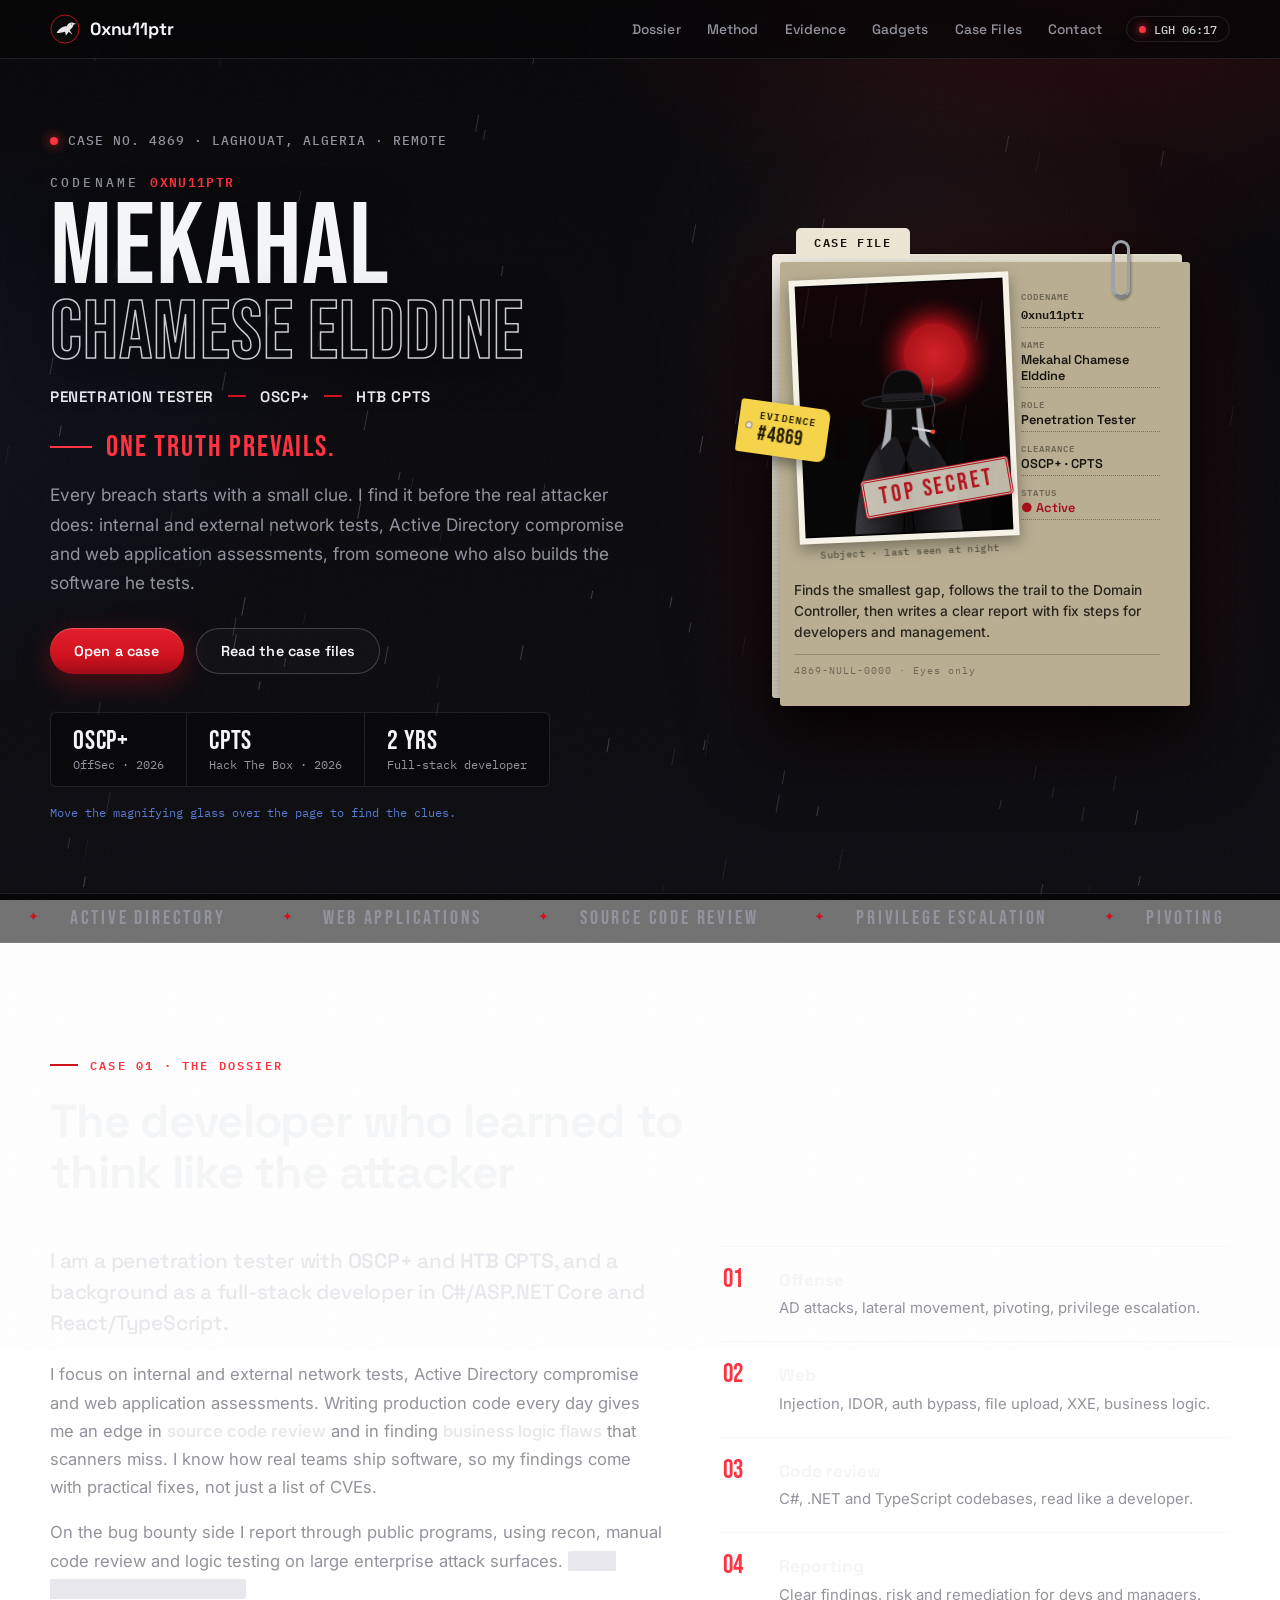
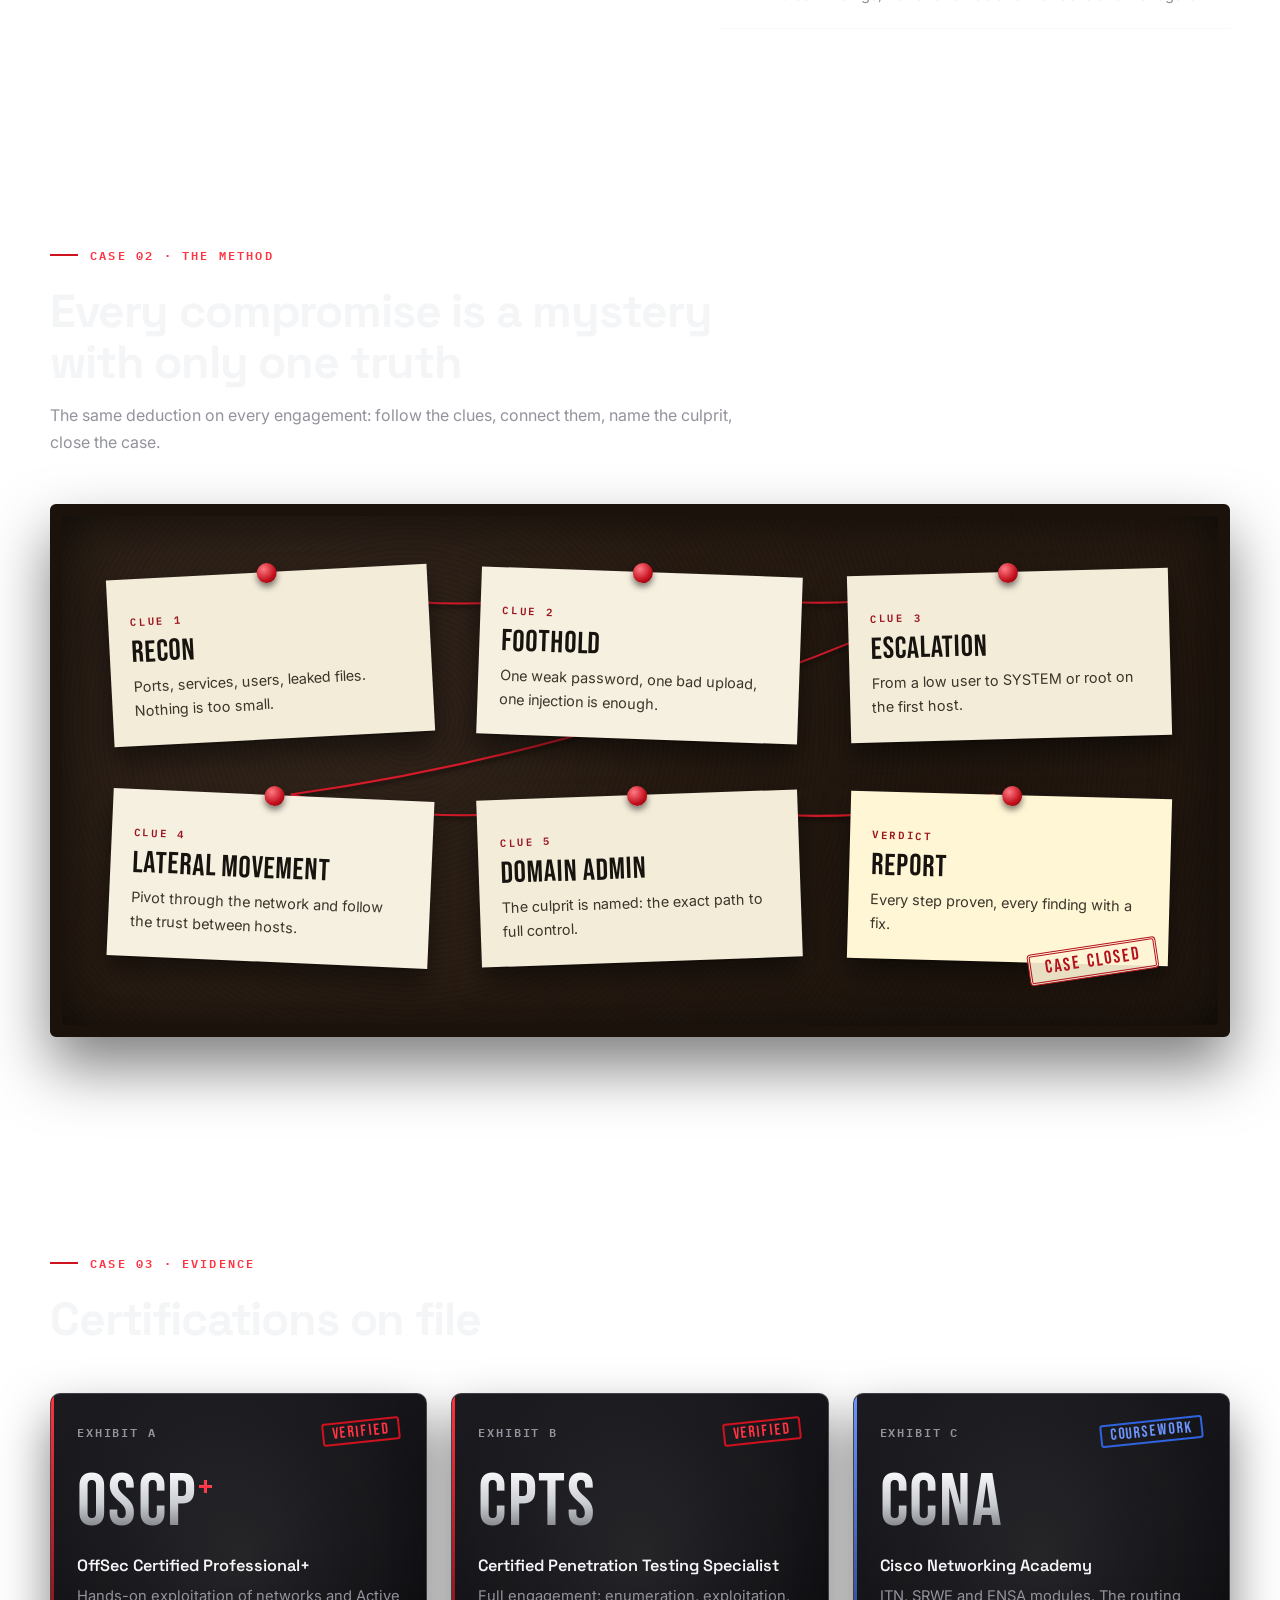
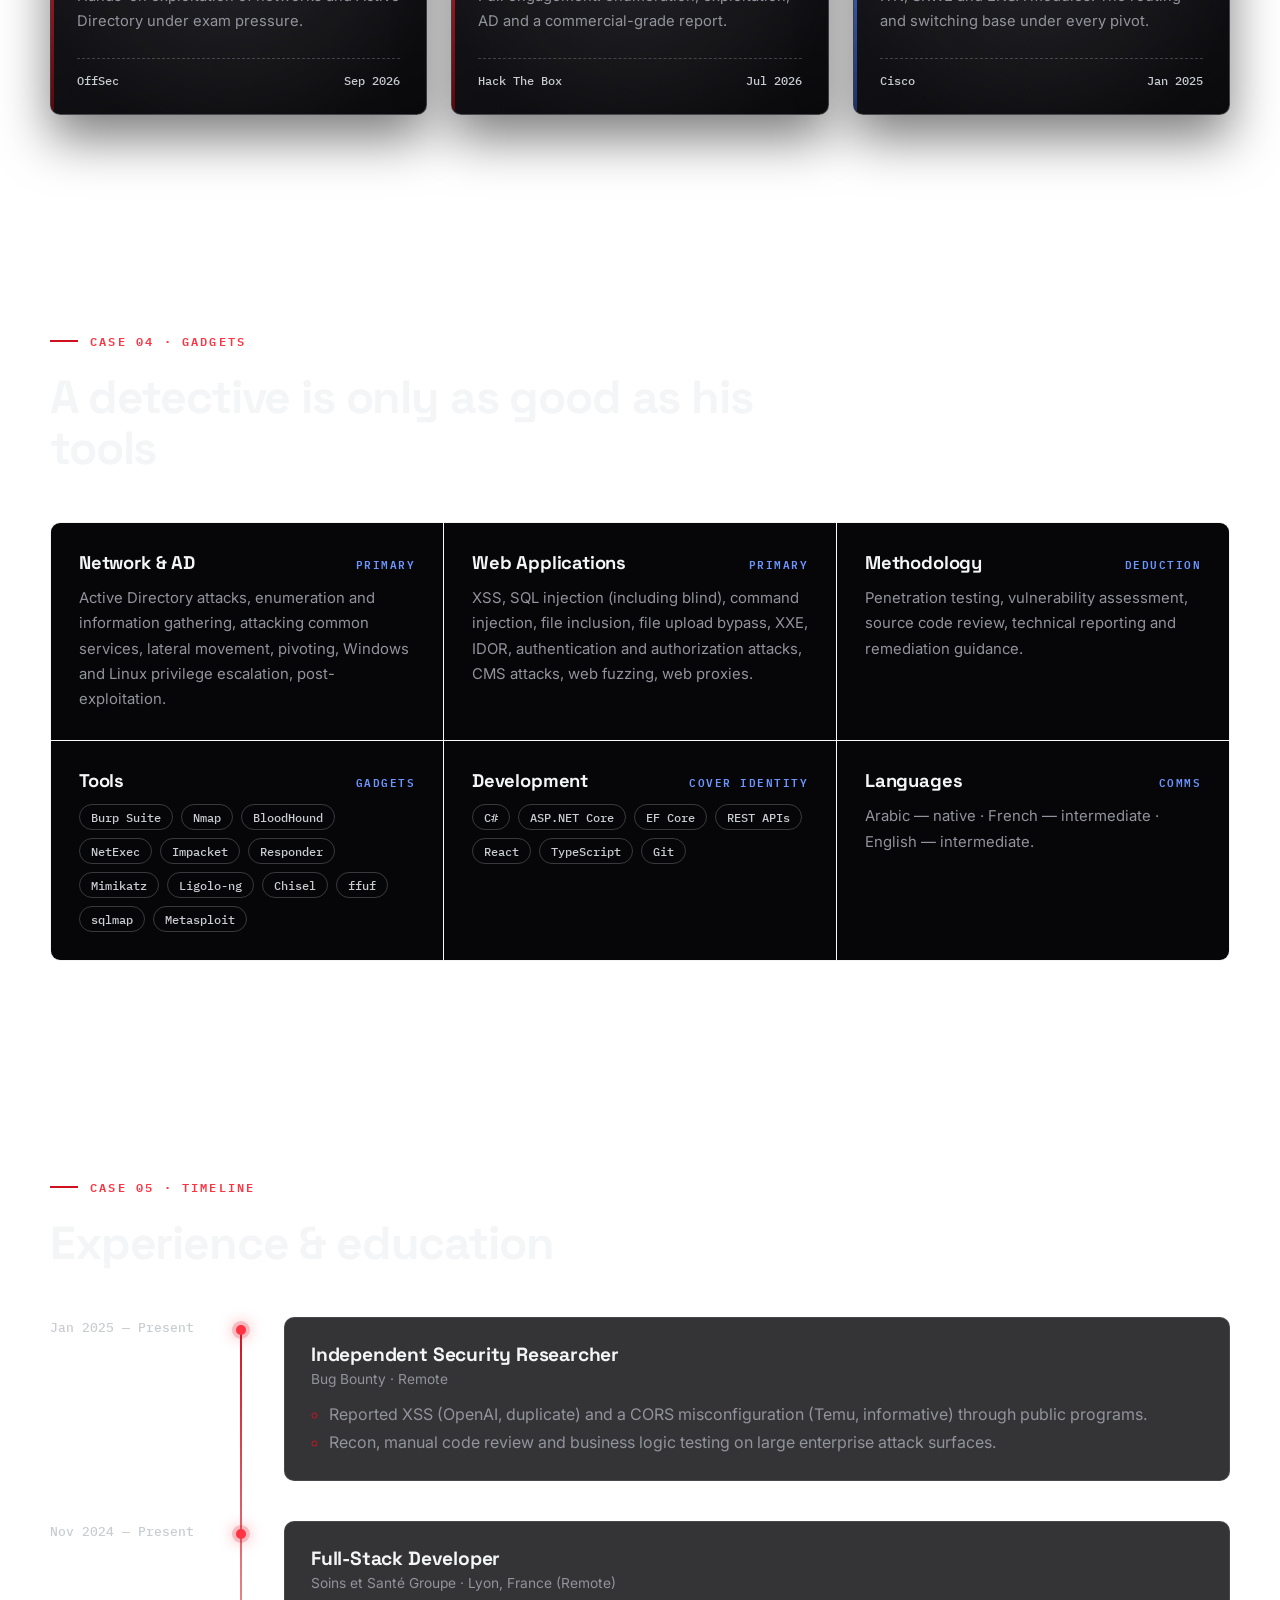
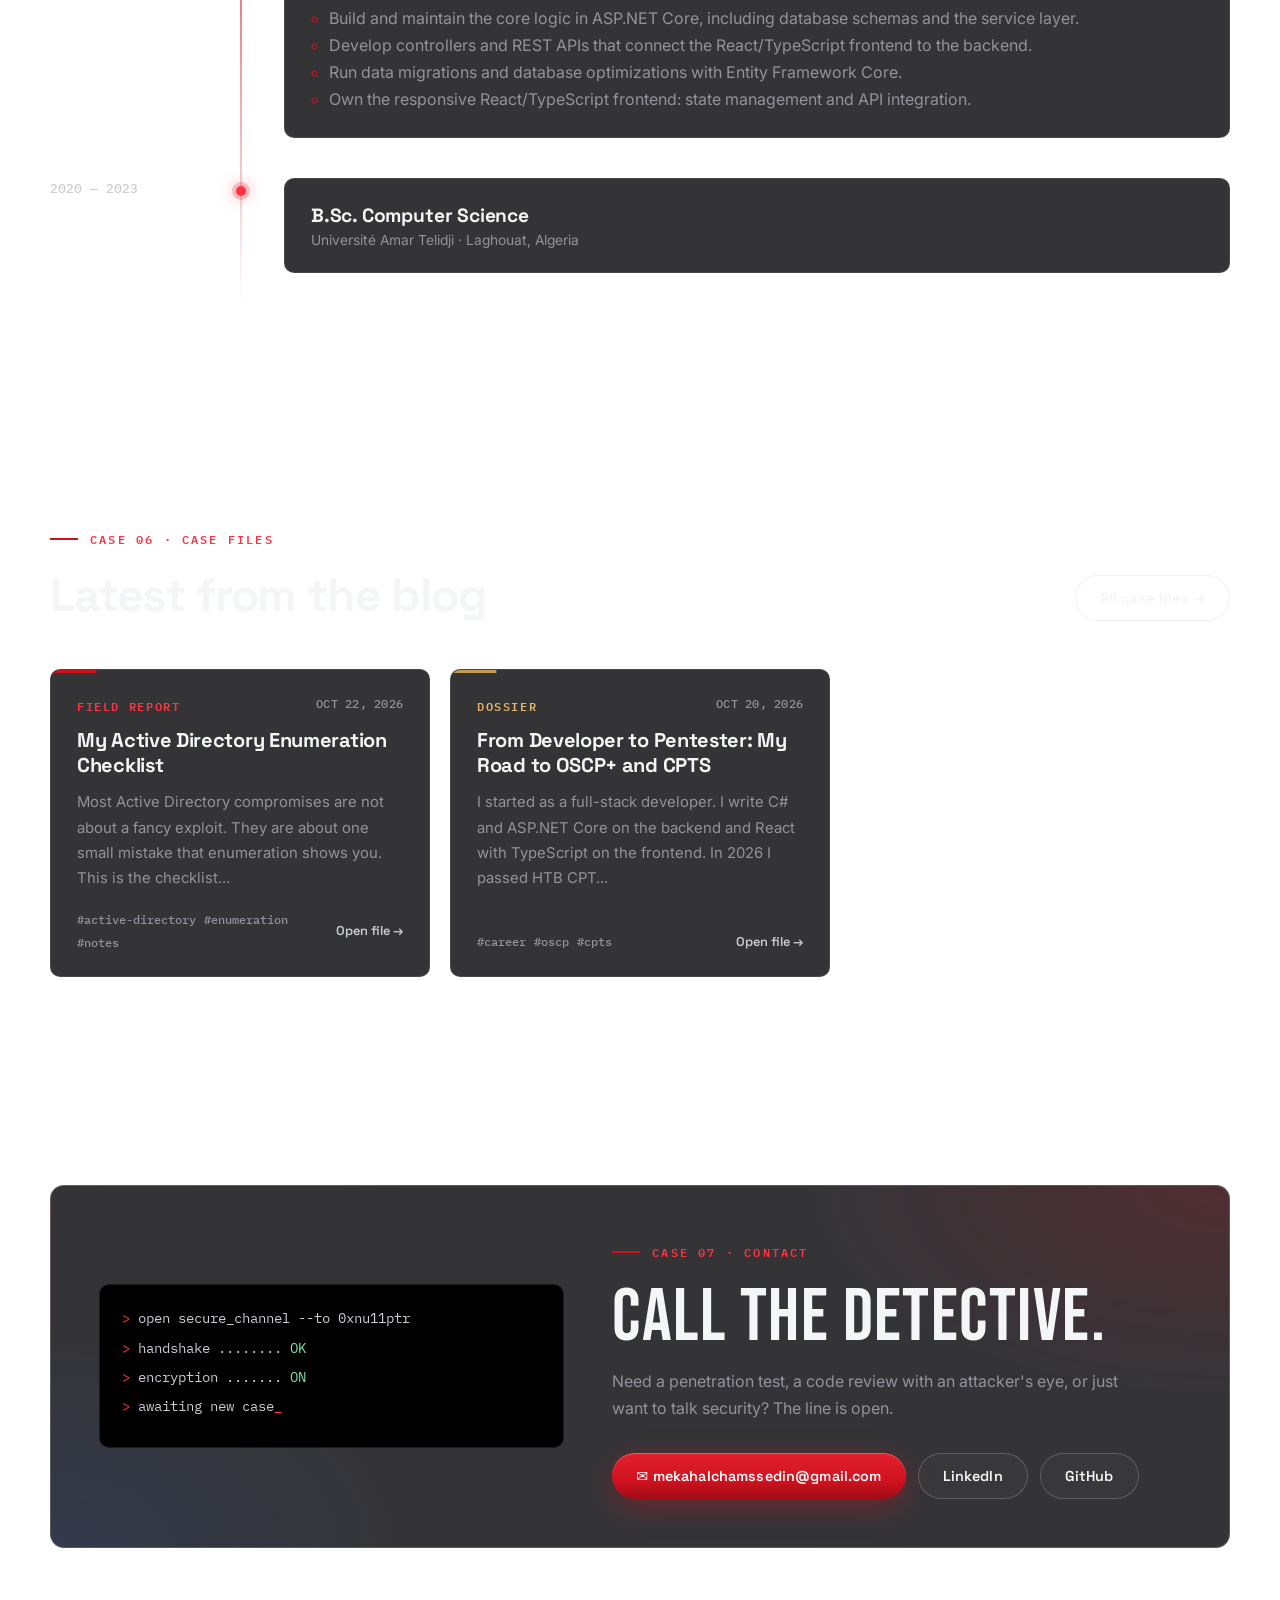
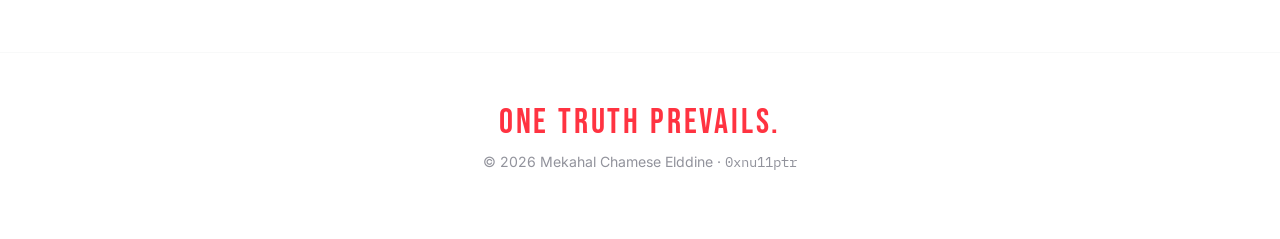
<file: index.html>
<!doctype html>
<html lang="en">
<head>
  <meta charset="utf-8">
  <meta name="viewport" content="width=device-width, initial-scale=1">
  <meta name="theme-color" content="#050505">
  
  
  <title>0xnu11ptr — Penetration Tester | 0xnu11ptr</title>
  <meta name="description" content="Penetration Tester · OSCP+ · HTB CPTS — profile and blog of 0xnu11ptr.">
  <meta name="author" content="Mekahal Chamese Elddine">
  <link rel="canonical" href="https://0xnu11ptr.github.io/">
  <meta property="og:title" content="0xnu11ptr — Penetration Tester | 0xnu11ptr">
  <meta property="og:description" content="Penetration Tester · OSCP+ · HTB CPTS — profile and blog of 0xnu11ptr.">
  <meta property="og:url" content="https://0xnu11ptr.github.io/">
  <meta property="og:site_name" content="0xnu11ptr">
  <meta property="og:type" content="website">
  <meta name="twitter:card" content="summary">
  <link rel="alternate" type="application/atom+xml" title="0xnu11ptr" href="/feed.xml">
  <link rel="icon" href="/assets/img/favicon.svg" type="image/svg+xml">
  <link rel="preconnect" href="https://fonts.googleapis.com">
  <link rel="preconnect" href="https://fonts.gstatic.com" crossorigin>
  <link href="https://fonts.googleapis.com/css2?family=Bebas+Neue&family=Space+Grotesk:wght@500;600;700&family=Inter:wght@400;500;600&family=IBM+Plex+Mono:wght@400;500;600&display=swap" rel="stylesheet">
  <link rel="stylesheet" href="/assets/css/style.css?v=1792956135">
</head>
<body>
  <canvas id="rain" aria-hidden="true"></canvas>
  <div class="grain" aria-hidden="true"></div>
  <div class="torch" aria-hidden="true"></div>

  <header class="nav">
    <a class="brand" href="/">
      <img src="/assets/img/favicon.svg" alt="" width="30" height="30">
      <span>0xnu11ptr</span>
    </a>
    <nav>
      <a href="/#file">Dossier</a>
      <a href="/#method">Method</a>
      <a href="/#evidence">Evidence</a>
      <a href="/#gadgets">Gadgets</a>
      <a href="/blog/">Case Files</a>
      <a href="/#contact">Contact</a>
    </nav>
    <div class="status" title="Local time in Laghouat"><i></i><span id="clock">--:--</span></div>
  </header>

  <main>
    <section class="hero" id="top">
  <div class="clues" aria-hidden="true">
    <span style="left:6%;top:14%">SeImpersonatePrivilege</span>
    <span style="left:30%;top:8%">$krb5tgs$23$*svc_sql*</span>
    <span style="left:58%;top:16%">GenericAll → Domain Admins</span>
    <span style="left:12%;top:38%">' OR 1=1 --</span>
    <span style="left:44%;top:30%">id=1337 → id=1338</span>
    <span style="left:4%;top:62%">nxc smb DC01 --shares</span>
    <span style="left:36%;top:70%">web.config: Password=</span>
    <span style="left:68%;top:60%">ESC1 template</span>
    <span style="left:22%;top:86%">Access-Control-Allow-Origin: *</span>
    <span style="left:76%;top:84%">DCSync</span>
    <span style="left:84%;top:34%">NTLM relay</span>
    <span style="left:52%;top:50%">../../../../etc/passwd</span>
  </div>
  <div class="lens" aria-hidden="true"></div>

  <div class="hero-inner wrap">
    <div class="hero-text">
      <p class="kicker"><span class="dot"></span> Case No. 4869 · Laghouat, Algeria · Remote</p>
      <p class="codename">Codename <b>0xnu11ptr</b></p>
      <h1 class="hero-title">Mekahal <span>Chamese Elddine</span></h1>
      <p class="hero-role">Penetration Tester <i></i> OSCP+ <i></i> HTB CPTS</p>
      <p class="truth">One truth prevails.</p>
      <p class="hero-lead">
        Every breach starts with a small clue. I find it before the real attacker does:
        internal and external network tests, Active Directory compromise and web application
        assessments, from someone who also builds the software he tests.
      </p>
      <div class="hero-cta">
        <a class="btn btn-red" href="#contact">Open a case</a>
        <a class="btn btn-ghost" href="/blog/">Read the case files</a>
      </div>
      <ul class="hero-stats">
        <li><b>OSCP+</b><span>OffSec · 2026</span></li>
        <li><b>CPTS</b><span>Hack The Box · 2026</span></li>
        <li><b>2 yrs</b><span>Full-stack developer</span></li>
      </ul>
      <p class="hint">Move the magnifying glass over the page to find the clues.</p>
    </div>

    <div class="hero-file-wrap">
      <article class="dossier tilt" aria-label="Case file: 0xnu11ptr">
        <div class="dossier-tab">Case file</div>
        <span class="clip" aria-hidden="true"></span>
        <span class="tag-evidence" aria-hidden="true">Evidence<br><b>#4869</b></span>
        <div class="dossier-photo">
          <svg viewBox="0 0 200 240" role="img" aria-label="Silhouette of a figure in a black hat and coat under a red moon">
            <defs>
              <radialGradient id="moon" cx="50%" cy="50%" r="50%">
                <stop offset="0" stop-color="#ff3b3b"/>
                <stop offset=".55" stop-color="#9b0f16"/>
                <stop offset="1" stop-color="#2a0306" stop-opacity="0"/>
              </radialGradient>
              <linearGradient id="sky" x1="0" y1="0" x2="0" y2="1">
                <stop offset="0" stop-color="#140507"/>
                <stop offset="1" stop-color="#030303"/>
              </linearGradient>
              <linearGradient id="rim" x1="0" y1="0" x2="1" y2="0">
                <stop offset="0" stop-color="#3a3a3f"/>
                <stop offset=".5" stop-color="#0a0a0b"/>
                <stop offset="1" stop-color="#2b2b30"/>
              </linearGradient>
            </defs>
            <rect width="200" height="240" fill="url(#sky)"/>
            <circle cx="132" cy="70" r="58" fill="url(#moon)" opacity=".9"/>
            <circle cx="132" cy="70" r="30" fill="#c2141e" opacity=".55"/>
            <g stroke="#6b6b72" stroke-width=".6" opacity=".35">
              <path d="M14 0 l-8 40 M40 10 l-8 40 M70 0 l-8 40 M180 20 l-8 40 M160 120 l-8 40 M24 150 l-8 40 M190 170 l-8 40 M60 190 l-8 40"/>
            </g>
            <path fill="#070707" d="M0 200 V160 h18 v-22 h14 v30 h12 v-40 h20 v52 h10 v-20 h16 v30 h12 V140 h22 v40 h14 v-26 h18 v34 h14 v-18 h10 V240 H0Z"/>
            <g>
              <path d="M48 240 C52 196 62 166 78 152 L92 146 L100 170 L108 146 L122 152 C138 166 148 196 152 240Z" fill="url(#rim)"/>
              <path d="M92 146 L100 170 L84 200 L72 158Z" fill="#1c1c20"/>
              <path d="M108 146 L100 170 L116 200 L128 158Z" fill="#1c1c20"/>
              <path d="M100 170 L95 240 M100 170 L105 240" stroke="#000" stroke-width="1.2"/>
              <path d="M86 132 Q86 150 100 154 Q114 150 114 132 L114 116 Q100 108 86 116Z" fill="#0b0b0c"/>
              <path d="M84 118 C82 136 80 150 76 160 L86 150 C88 140 88 128 88 120Z" fill="#c9ccd1" opacity=".85"/>
              <path d="M116 118 C118 136 120 150 124 160 L114 150 C112 140 112 128 112 120Z" fill="#c9ccd1" opacity=".85"/>
              <ellipse cx="100" cy="114" rx="40" ry="7" fill="#0d0d0e" stroke="#2c2c31" stroke-width="1"/>
              <path d="M80 113 C80 96 84 84 100 84 C116 84 120 96 120 113Z" fill="#0b0b0c" stroke="#2c2c31" stroke-width="1"/>
              <path d="M80 106 H120 V112 H80Z" fill="#1f1f23"/>
              <path d="M108 140 l18 4" stroke="#dcdcdc" stroke-width="2.2" stroke-linecap="round"/>
              <circle class="ember" cx="127" cy="144.3" r="2.2" fill="#ff4d2e"/>
              <path class="smoke" d="M128 140 C124 130 134 124 128 114 C124 106 132 100 128 92" stroke="#9a9aa2" stroke-width="1" fill="none" opacity=".45"/>
            </g>
          </svg>
          <span class="photo-label">Subject · last seen at night</span>
        </div>
        <dl class="dossier-fields">
          <div><dt>Codename</dt><dd class="mono">0xnu11ptr</dd></div>
          <div><dt>Name</dt><dd>Mekahal Chamese Elddine</dd></div>
          <div><dt>Role</dt><dd>Penetration Tester</dd></div>
          <div><dt>Clearance</dt><dd>OSCP+ · CPTS</dd></div>
          <div><dt>Status</dt><dd class="active">● Active</dd></div>
        </dl>
        <p class="dossier-note">
          Finds the smallest gap, follows the trail to the Domain Controller,
          then writes a clear report with fix steps for developers and management.
        </p>
        <span class="stamp">Top Secret</span>
        <div class="dossier-code mono">4869-NULL-0000 · Eyes only</div>
      </article>
    </div>
  </div>
</section>

<div class="ticker" aria-hidden="true">
  <div class="ticker-track">
    <span>Active Directory</span><span>Web Applications</span><span>Source Code Review</span><span>Privilege Escalation</span><span>Pivoting</span><span>Bug Bounty</span><span>Reporting</span>
    <span>Active Directory</span><span>Web Applications</span><span>Source Code Review</span><span>Privilege Escalation</span><span>Pivoting</span><span>Bug Bounty</span><span>Reporting</span>
  </div>
</div>

<section class="section wrap" id="file">
  <div class="section-head" data-num="01">
    <span class="eyebrow">Case 01 · The Dossier</span>
    <h2>The developer who learned to think like the attacker</h2>
  </div>
  <div class="about-grid">
    <div class="about-copy">
      <p class="lead-in">
        I am a penetration tester with <b>OSCP+</b> and <b>HTB CPTS</b>, and a background as a full-stack developer
        in C#/ASP.NET Core and React/TypeScript.
      </p>
      <p>
        I focus on internal and external network tests, Active Directory compromise and web application
        assessments. Writing production code every day gives me an edge in <b>source code review</b> and in finding
        <b>business logic flaws</b> that scanners miss. I know how real teams ship software, so my findings come
        with practical fixes, not just a list of CVEs.
      </p>
      <p>
        On the bug bounty side I report through public programs, using recon, manual code review and
        logic testing on large enterprise attack surfaces.
        <span class="redact" tabindex="0" title="Hover to declassify">Every target stays confidential.</span>
      </p>
    </div>
    <ul class="traits">
      <li><span class="num">01</span><div><b>Offense</b><p>AD attacks, lateral movement, pivoting, privilege escalation.</p></div></li>
      <li><span class="num">02</span><div><b>Web</b><p>Injection, IDOR, auth bypass, file upload, XXE, business logic.</p></div></li>
      <li><span class="num">03</span><div><b>Code review</b><p>C#, .NET and TypeScript codebases, read like a developer.</p></div></li>
      <li><span class="num">04</span><div><b>Reporting</b><p>Clear findings, risk and remediation for devs and managers.</p></div></li>
    </ul>
  </div>
</section>

<section class="section wrap" id="method">
  <div class="section-head" data-num="02">
    <span class="eyebrow">Case 02 · The Method</span>
    <h2>Every compromise is a mystery with only one truth</h2>
    <p class="muted">The same deduction on every engagement: follow the clues, connect them, name the culprit, close the case.</p>
  </div>
  <div class="board" id="board">
    <svg class="strings" aria-hidden="true"></svg>
    <article class="note" style="--r:-3deg"><span class="pin"></span><em>Clue 1</em><h3>Recon</h3><p>Ports, services, users, leaked files. Nothing is too small.</p></article>
    <article class="note" style="--r:2deg"><span class="pin"></span><em>Clue 2</em><h3>Foothold</h3><p>One weak password, one bad upload, one injection is enough.</p></article>
    <article class="note" style="--r:-1.5deg"><span class="pin"></span><em>Clue 3</em><h3>Escalation</h3><p>From a low user to SYSTEM or root on the first host.</p></article>
    <article class="note" style="--r:2.5deg"><span class="pin"></span><em>Clue 4</em><h3>Lateral Movement</h3><p>Pivot through the network and follow the trust between hosts.</p></article>
    <article class="note" style="--r:-2deg"><span class="pin"></span><em>Clue 5</em><h3>Domain Admin</h3><p>The culprit is named: the exact path to full control.</p></article>
    <article class="note closed" style="--r:1.5deg"><span class="pin"></span><em>Verdict</em><h3>Report</h3><p>Every step proven, every finding with a fix.</p><span class="stamp">Case closed</span></article>
  </div>
</section>

<section class="section wrap" id="evidence">
  <div class="section-head" data-num="03">
    <span class="eyebrow">Case 03 · Evidence</span>
    <h2>Certifications on file</h2>
  </div>
  <div class="card-row">
    <article class="badge-card tilt">
      <div class="bc-top"><span class="bc-level">Exhibit A</span><span class="seal">Verified</span></div>
      <div class="bc-mark">OSCP<sup>+</sup></div>
      <h3>OffSec Certified Professional+</h3>
      <p>Hands-on exploitation of networks and Active Directory under exam pressure.</p>
      <div class="bc-foot"><span>OffSec</span><span>Sep 2026</span></div>
    </article>
    <article class="badge-card tilt">
      <div class="bc-top"><span class="bc-level">Exhibit B</span><span class="seal">Verified</span></div>
      <div class="bc-mark">CPTS</div>
      <h3>Certified Penetration Testing Specialist</h3>
      <p>Full engagement: enumeration, exploitation, AD and a commercial-grade report.</p>
      <div class="bc-foot"><span>Hack The Box</span><span>Jul 2026</span></div>
    </article>
    <article class="badge-card dim tilt">
      <div class="bc-top"><span class="bc-level">Exhibit C</span><span class="seal grey">Coursework</span></div>
      <div class="bc-mark">CCNA</div>
      <h3>Cisco Networking Academy</h3>
      <p>ITN, SRWE and ENSA modules. The routing and switching base under every pivot.</p>
      <div class="bc-foot"><span>Cisco</span><span>Jan 2025</span></div>
    </article>
  </div>
</section>

<section class="section wrap" id="gadgets">
  <div class="section-head" data-num="04">
    <span class="eyebrow">Case 04 · Gadgets</span>
    <h2>A detective is only as good as his tools</h2>
  </div>
  <div class="st-grid">
    <article class="st-card">
      <header><h3>Network &amp; AD</h3><span class="st-icon">Primary</span></header>
      <p>Active Directory attacks, enumeration and information gathering, attacking common services, lateral movement, pivoting, Windows and Linux privilege escalation, post-exploitation.</p>
    </article>
    <article class="st-card">
      <header><h3>Web Applications</h3><span class="st-icon">Primary</span></header>
      <p>XSS, SQL injection (including blind), command injection, file inclusion, file upload bypass, XXE, IDOR, authentication and authorization attacks, CMS attacks, web fuzzing, web proxies.</p>
    </article>
    <article class="st-card">
      <header><h3>Methodology</h3><span class="st-icon">Deduction</span></header>
      <p>Penetration testing, vulnerability assessment, source code review, technical reporting and remediation guidance.</p>
    </article>
    <article class="st-card">
      <header><h3>Tools</h3><span class="st-icon">Gadgets</span></header>
      <ul class="chips">
        <li>Burp Suite</li><li>Nmap</li><li>BloodHound</li><li>NetExec</li><li>Impacket</li><li>Responder</li>
        <li>Mimikatz</li><li>Ligolo-ng</li><li>Chisel</li><li>ffuf</li><li>sqlmap</li><li>Metasploit</li>
      </ul>
    </article>
    <article class="st-card">
      <header><h3>Development</h3><span class="st-icon">Cover identity</span></header>
      <ul class="chips">
        <li>C#</li><li>ASP.NET Core</li><li>EF Core</li><li>REST APIs</li><li>React</li><li>TypeScript</li><li>Git</li>
      </ul>
    </article>
    <article class="st-card">
      <header><h3>Languages</h3><span class="st-icon">Comms</span></header>
      <p>Arabic — native · French — intermediate · English — intermediate.</p>
    </article>
  </div>
</section>

<section class="section wrap" id="timeline">
  <div class="section-head" data-num="05">
    <span class="eyebrow">Case 05 · Timeline</span>
    <h2>Experience &amp; education</h2>
  </div>
  <ol class="timeline">
    <li>
      <div class="tl-when">Jan 2025 — Present</div>
      <div class="tl-body">
        <h3>Independent Security Researcher <span>Bug Bounty · Remote</span></h3>
        <ul>
          <li>Reported XSS (OpenAI, duplicate) and a CORS misconfiguration (Temu, informative) through public programs.</li>
          <li>Recon, manual code review and business logic testing on large enterprise attack surfaces.</li>
        </ul>
      </div>
    </li>
    <li>
      <div class="tl-when">Nov 2024 — Present</div>
      <div class="tl-body">
        <h3>Full-Stack Developer <span>Soins et Santé Groupe · Lyon, France (Remote)</span></h3>
        <ul>
          <li>Build and maintain the core logic in ASP.NET Core, including database schemas and the service layer.</li>
          <li>Develop controllers and REST APIs that connect the React/TypeScript frontend to the backend.</li>
          <li>Run data migrations and database optimizations with Entity Framework Core.</li>
          <li>Own the responsive React/TypeScript frontend: state management and API integration.</li>
        </ul>
      </div>
    </li>
    <li>
      <div class="tl-when">2020 — 2023</div>
      <div class="tl-body">
        <h3>B.Sc. Computer Science <span>Université Amar Telidji · Laghouat, Algeria</span></h3>
      </div>
    </li>
  </ol>
</section>

<section class="section wrap" id="logs">
  <div class="section-head row" data-num="06">
    <div>
      <span class="eyebrow">Case 06 · Case Files</span>
      <h2>Latest from the blog</h2>
    </div>
    <a class="btn btn-ghost" href="/blog/">All case files →</a>
  </div>
  <div class="post-grid">
    
      

<a class="post-card f-report" href="/blog/2026/10/ad-enumeration-checklist/">
  <div class="pc-type">
    <b>Field Report</b>
    <span>Oct 22, 2026</span>
  </div>
  <h3>My Active Directory Enumeration Checklist</h3>
  <p>Most Active Directory compromises are not about a fancy exploit. They are about one small mistake that enumeration shows you. This is the checklist...</p>
  <div class="pc-foot">
    <div class="pc-tags"><span>#active-directory</span><span>#enumeration</span><span>#notes</span></div>
    <span class="pc-open">Open file →</span>
  </div>
</a>

    
      

<a class="post-card f-dossier" href="/blog/2026/10/from-developer-to-pentester/">
  <div class="pc-type">
    <b>Dossier</b>
    <span>Oct 20, 2026</span>
  </div>
  <h3>From Developer to Pentester: My Road to OSCP+ and CPTS</h3>
  <p>I started as a full-stack developer. I write C# and ASP.NET Core on the backend and React with TypeScript on the frontend. In 2026 I passed HTB CPT...</p>
  <div class="pc-foot">
    <div class="pc-tags"><span>#career</span><span>#oscp</span><span>#cpts</span></div>
    <span class="pc-open">Open file →</span>
  </div>
</a>

    
  </div>
</section>

<section class="section wrap" id="contact">
  <div class="contact-box">
    <div class="terminal mono" aria-hidden="true">
      <p><span class="p">&gt;</span> open secure_channel --to 0xnu11ptr</p>
      <p><span class="p">&gt;</span> handshake ........ <span class="ok">OK</span></p>
      <p><span class="p">&gt;</span> encryption ....... <span class="ok">ON</span></p>
      <p><span class="p">&gt;</span> awaiting new case<span class="caret">_</span></p>
    </div>
    <div class="contact-copy">
      <span class="eyebrow">Case 07 · Contact</span>
      <h2>Call the detective.</h2>
      <p>Need a penetration test, a code review with an attacker's eye, or just want to talk security? The line is open.</p>
      <div class="hero-cta">
        <a class="btn btn-red" href="mailto:mekahalchamssedin@gmail.com">✉ mekahalchamssedin@gmail.com</a>
        <a class="btn btn-ghost" href="https://www.linkedin.com/in/mekahal-chamese-elddine-7270761bb" target="_blank" rel="noopener">LinkedIn</a>
        <a class="btn btn-ghost" href="https://github.com/0xnu11ptr" target="_blank" rel="noopener">GitHub</a>
      </div>
    </div>
  </div>
</section>

  </main>

  <footer class="footer">
    <p class="footer-truth">One truth prevails.</p>
    <p>© 2026 Mekahal Chamese Elddine · <span class="mono">0xnu11ptr</span></p>
  </footer>

  <script src="/assets/js/main.js?v=1792956135" defer></script>
</body>
</html>
</file>
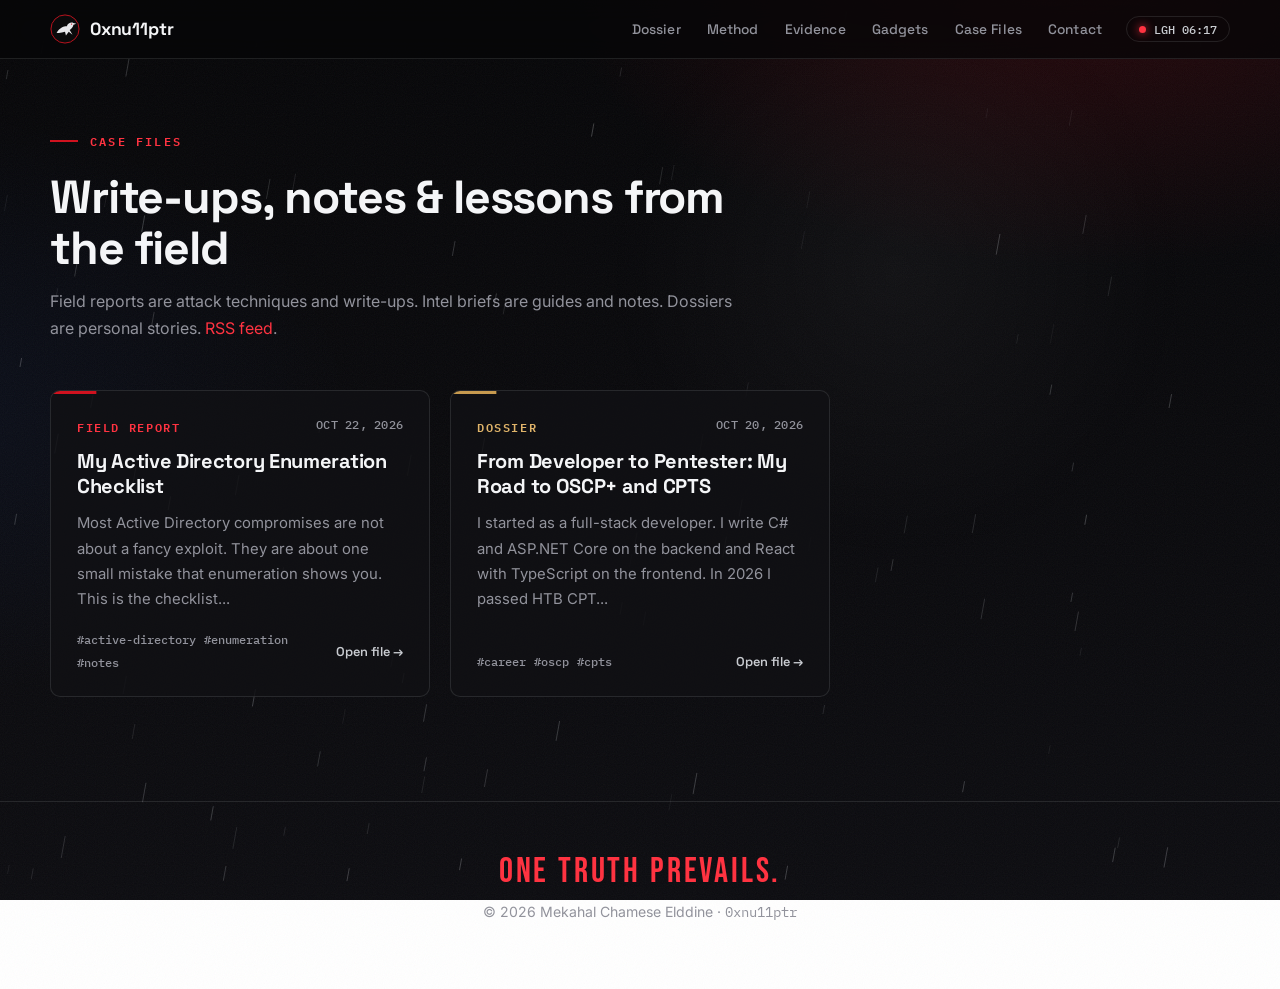
<file: blog/index.html>
<!doctype html>
<html lang="en">
<head>
  <meta charset="utf-8">
  <meta name="viewport" content="width=device-width, initial-scale=1">
  <meta name="theme-color" content="#050505">
  
  
  <title>Case Files — Blog | 0xnu11ptr</title>
  <meta name="description" content="Write-ups, notes and lessons from penetration testing, Active Directory and web security.">
  <meta name="author" content="Mekahal Chamese Elddine">
  <link rel="canonical" href="https://0xnu11ptr.github.io/blog/">
  <meta property="og:title" content="Case Files — Blog | 0xnu11ptr">
  <meta property="og:description" content="Write-ups, notes and lessons from penetration testing, Active Directory and web security.">
  <meta property="og:url" content="https://0xnu11ptr.github.io/blog/">
  <meta property="og:site_name" content="0xnu11ptr">
  <meta property="og:type" content="website">
  <meta name="twitter:card" content="summary">
  <link rel="alternate" type="application/atom+xml" title="0xnu11ptr" href="/feed.xml">
  <link rel="icon" href="/assets/img/favicon.svg" type="image/svg+xml">
  <link rel="preconnect" href="https://fonts.googleapis.com">
  <link rel="preconnect" href="https://fonts.gstatic.com" crossorigin>
  <link href="https://fonts.googleapis.com/css2?family=Bebas+Neue&family=Space+Grotesk:wght@500;600;700&family=Inter:wght@400;500;600&family=IBM+Plex+Mono:wght@400;500;600&display=swap" rel="stylesheet">
  <link rel="stylesheet" href="/assets/css/style.css?v=1792956135">
</head>
<body>
  <canvas id="rain" aria-hidden="true"></canvas>
  <div class="grain" aria-hidden="true"></div>
  <div class="torch" aria-hidden="true"></div>

  <header class="nav">
    <a class="brand" href="/">
      <img src="/assets/img/favicon.svg" alt="" width="30" height="30">
      <span>0xnu11ptr</span>
    </a>
    <nav>
      <a href="/#file">Dossier</a>
      <a href="/#method">Method</a>
      <a href="/#evidence">Evidence</a>
      <a href="/#gadgets">Gadgets</a>
      <a href="/blog/">Case Files</a>
      <a href="/#contact">Contact</a>
    </nav>
    <div class="status" title="Local time in Laghouat"><i></i><span id="clock">--:--</span></div>
  </header>

  <main>
    <section class="section wrap page-top">
  <div class="section-head">
    <span class="eyebrow">Case Files</span>
    <h2>Write-ups, notes &amp; lessons from the field</h2>
    <p class="muted">Field reports are attack techniques and write-ups. Intel briefs are guides and notes. Dossiers are personal stories. <a href="/feed.xml">RSS feed</a>.</p>
  </div>
  <div class="post-grid">
    
      

<a class="post-card f-report" href="/blog/2026/10/ad-enumeration-checklist/">
  <div class="pc-type">
    <b>Field Report</b>
    <span>Oct 22, 2026</span>
  </div>
  <h3>My Active Directory Enumeration Checklist</h3>
  <p>Most Active Directory compromises are not about a fancy exploit. They are about one small mistake that enumeration shows you. This is the checklist...</p>
  <div class="pc-foot">
    <div class="pc-tags"><span>#active-directory</span><span>#enumeration</span><span>#notes</span></div>
    <span class="pc-open">Open file →</span>
  </div>
</a>

    
      

<a class="post-card f-dossier" href="/blog/2026/10/from-developer-to-pentester/">
  <div class="pc-type">
    <b>Dossier</b>
    <span>Oct 20, 2026</span>
  </div>
  <h3>From Developer to Pentester: My Road to OSCP+ and CPTS</h3>
  <p>I started as a full-stack developer. I write C# and ASP.NET Core on the backend and React with TypeScript on the frontend. In 2026 I passed HTB CPT...</p>
  <div class="pc-foot">
    <div class="pc-tags"><span>#career</span><span>#oscp</span><span>#cpts</span></div>
    <span class="pc-open">Open file →</span>
  </div>
</a>

    
  </div>
</section>

  </main>

  <footer class="footer">
    <p class="footer-truth">One truth prevails.</p>
    <p>© 2026 Mekahal Chamese Elddine · <span class="mono">0xnu11ptr</span></p>
  </footer>

  <script src="/assets/js/main.js?v=1792956135" defer></script>
</body>
</html>
</file>
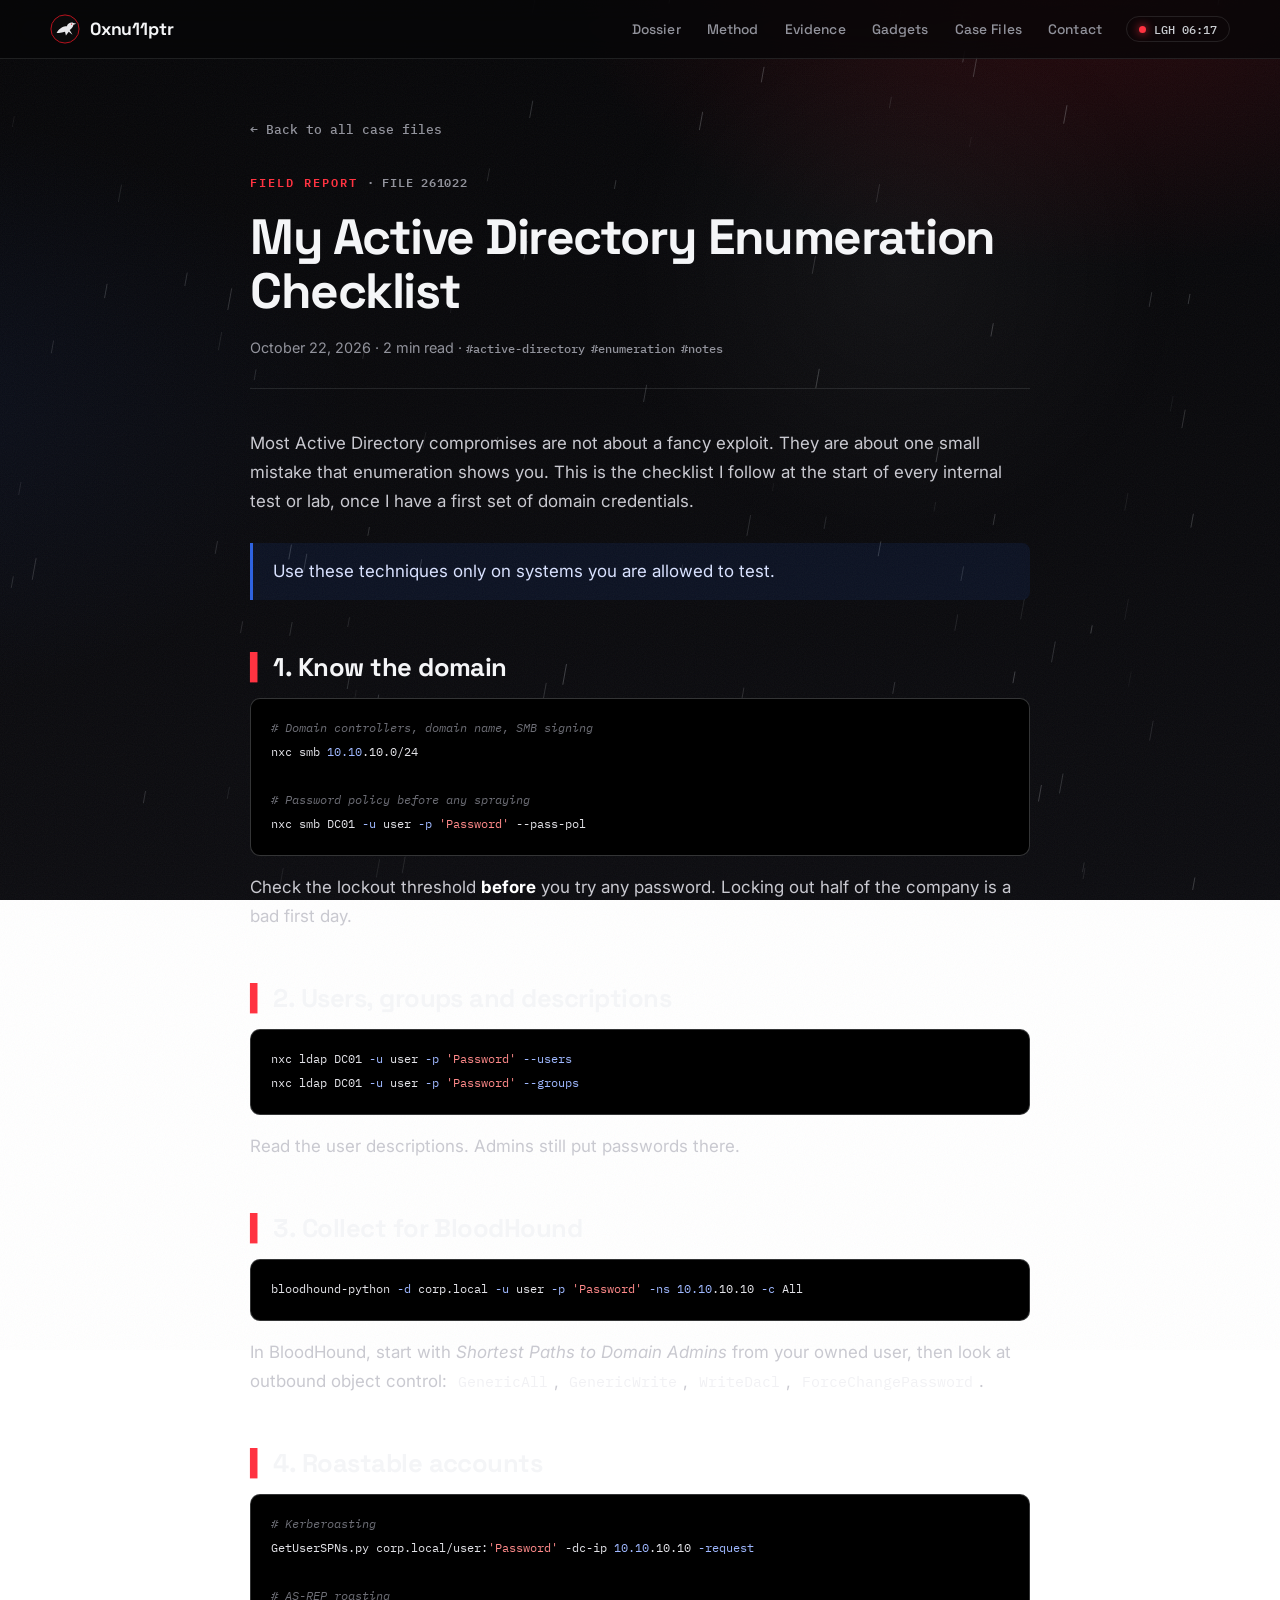
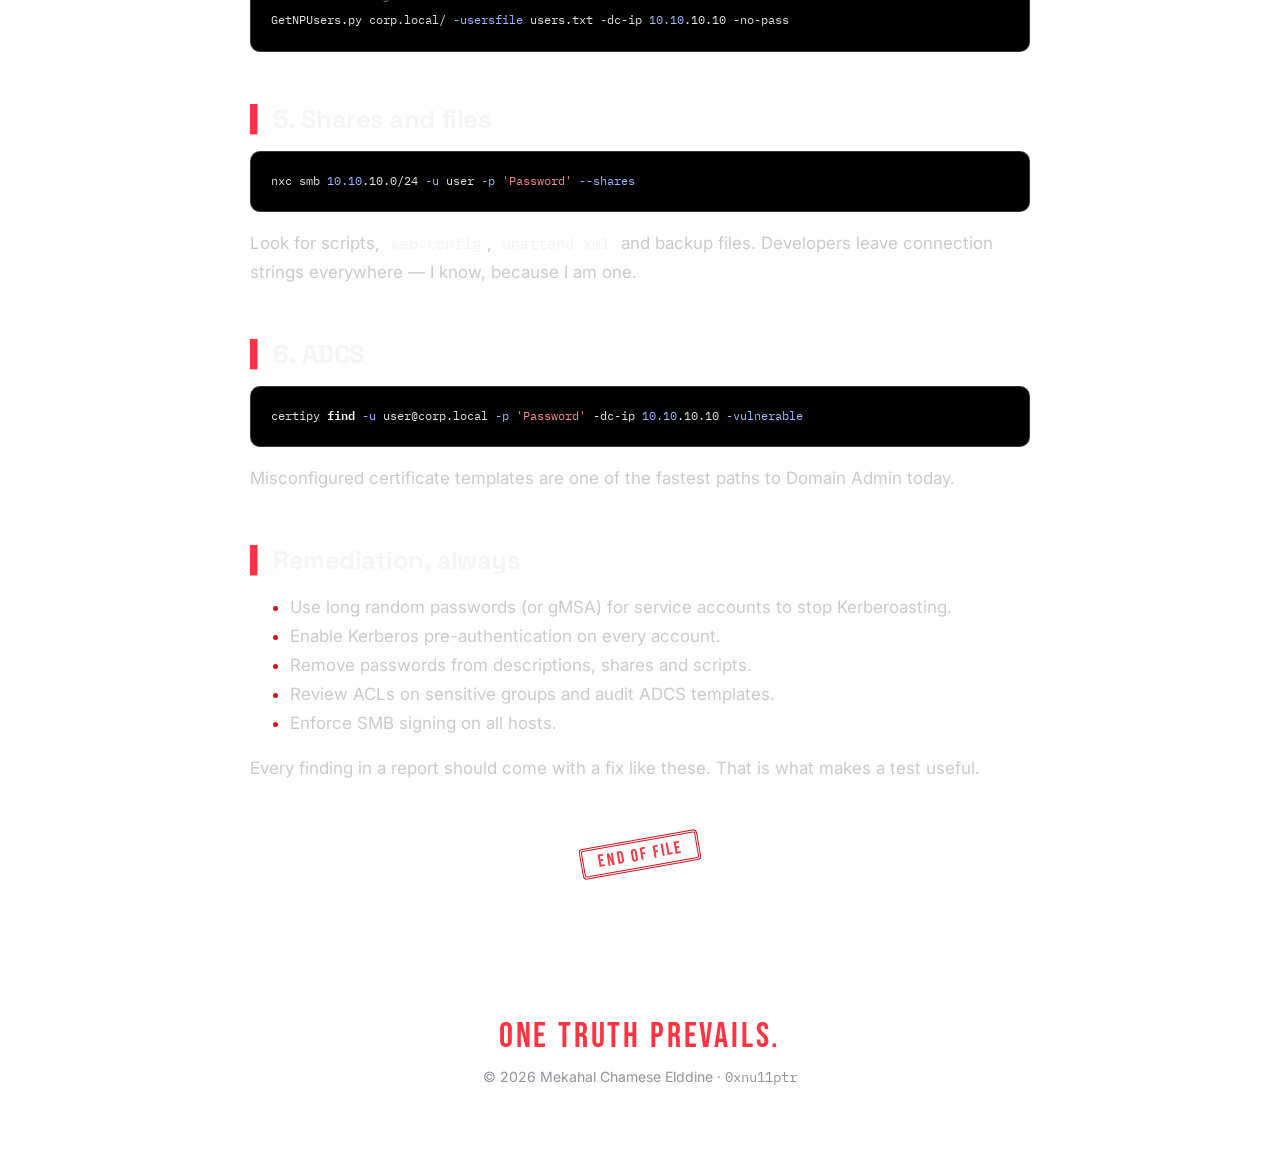
<file: blog/2026/10/ad-enumeration-checklist/index.html>
<!doctype html>
<html lang="en">
<head>
  <meta charset="utf-8">
  <meta name="viewport" content="width=device-width, initial-scale=1">
  <meta name="theme-color" content="#050505">
  
  
  <title>My Active Directory Enumeration Checklist | 0xnu11ptr</title>
  <meta name="description" content="Penetration Tester · OSCP+ · HTB CPTS — profile and blog of 0xnu11ptr.">
  <meta name="author" content="Mekahal Chamese Elddine">
  <link rel="canonical" href="https://0xnu11ptr.github.io/blog/2026/10/ad-enumeration-checklist/">
  <meta property="og:title" content="My Active Directory Enumeration Checklist | 0xnu11ptr">
  <meta property="og:description" content="Penetration Tester · OSCP+ · HTB CPTS — profile and blog of 0xnu11ptr.">
  <meta property="og:url" content="https://0xnu11ptr.github.io/blog/2026/10/ad-enumeration-checklist/">
  <meta property="og:site_name" content="0xnu11ptr">
  <meta property="og:type" content="website">
  <meta name="twitter:card" content="summary">
  <link rel="alternate" type="application/atom+xml" title="0xnu11ptr" href="/feed.xml">
  <link rel="icon" href="/assets/img/favicon.svg" type="image/svg+xml">
  <link rel="preconnect" href="https://fonts.googleapis.com">
  <link rel="preconnect" href="https://fonts.gstatic.com" crossorigin>
  <link href="https://fonts.googleapis.com/css2?family=Bebas+Neue&family=Space+Grotesk:wght@500;600;700&family=Inter:wght@400;500;600&family=IBM+Plex+Mono:wght@400;500;600&display=swap" rel="stylesheet">
  <link rel="stylesheet" href="/assets/css/style.css?v=1792956135">
</head>
<body>
  <canvas id="rain" aria-hidden="true"></canvas>
  <div class="grain" aria-hidden="true"></div>
  <div class="torch" aria-hidden="true"></div>

  <header class="nav">
    <a class="brand" href="/">
      <img src="/assets/img/favicon.svg" alt="" width="30" height="30">
      <span>0xnu11ptr</span>
    </a>
    <nav>
      <a href="/#file">Dossier</a>
      <a href="/#method">Method</a>
      <a href="/#evidence">Evidence</a>
      <a href="/#gadgets">Gadgets</a>
      <a href="/blog/">Case Files</a>
      <a href="/#contact">Contact</a>
    </nav>
    <div class="status" title="Local time in Laghouat"><i></i><span id="clock">--:--</span></div>
  </header>

  <main>
    
<article class="post wrap">
  <a class="back" href="/blog/">← Back to all case files</a>
  <header class="post-head">
    <div class="post-type f-report">
      Field Report
      <span>· File 261022</span>
    </div>
    <h1>My Active Directory Enumeration Checklist</h1>
    <p class="post-meta">
      <time datetime="2026-10-22T00:00:00.000Z">October 22, 2026</time>
      · 2 min read
      · <span class="tag">#active-directory</span><span class="tag">#enumeration</span><span class="tag">#notes</span>
    </p>
  </header>
  <div class="prose">
    <p>Most Active Directory compromises are not about a fancy exploit. They are about one small mistake that enumeration shows you. This is the checklist I follow at the start of every internal test or lab, once I have a first set of domain credentials.</p>
<blockquote>
<p>Use these techniques only on systems you are allowed to test.</p>
</blockquote>
<h2>1. Know the domain</h2>
<pre class="language-bash"><code class="language-bash"><span class="token comment"># Domain controllers, domain name, SMB signing</span>
nxc smb <span class="token number">10.10</span>.10.0/24

<span class="token comment"># Password policy before any spraying</span>
nxc smb DC01 <span class="token parameter variable">-u</span> user <span class="token parameter variable">-p</span> <span class="token string">'Password'</span> --pass-pol</code></pre>
<p>Check the lockout threshold <strong>before</strong> you try any password. Locking out half of the company is a bad first day.</p>
<h2>2. Users, groups and descriptions</h2>
<pre class="language-bash"><code class="language-bash">nxc ldap DC01 <span class="token parameter variable">-u</span> user <span class="token parameter variable">-p</span> <span class="token string">'Password'</span> <span class="token parameter variable">--users</span>
nxc ldap DC01 <span class="token parameter variable">-u</span> user <span class="token parameter variable">-p</span> <span class="token string">'Password'</span> <span class="token parameter variable">--groups</span></code></pre>
<p>Read the user descriptions. Admins still put passwords there.</p>
<h2>3. Collect for BloodHound</h2>
<pre class="language-bash"><code class="language-bash">bloodhound-python <span class="token parameter variable">-d</span> corp.local <span class="token parameter variable">-u</span> user <span class="token parameter variable">-p</span> <span class="token string">'Password'</span> <span class="token parameter variable">-ns</span> <span class="token number">10.10</span>.10.10 <span class="token parameter variable">-c</span> All</code></pre>
<p>In BloodHound, start with <em>Shortest Paths to Domain Admins</em> from your owned user, then look at outbound object control: <code>GenericAll</code>, <code>GenericWrite</code>, <code>WriteDacl</code>, <code>ForceChangePassword</code>.</p>
<h2>4. Roastable accounts</h2>
<pre class="language-bash"><code class="language-bash"><span class="token comment"># Kerberoasting</span>
GetUserSPNs.py corp.local/user:<span class="token string">'Password'</span> -dc-ip <span class="token number">10.10</span>.10.10 <span class="token parameter variable">-request</span>

<span class="token comment"># AS-REP roasting</span>
GetNPUsers.py corp.local/ <span class="token parameter variable">-usersfile</span> users.txt -dc-ip <span class="token number">10.10</span>.10.10 -no-pass</code></pre>
<h2>5. Shares and files</h2>
<pre class="language-bash"><code class="language-bash">nxc smb <span class="token number">10.10</span>.10.0/24 <span class="token parameter variable">-u</span> user <span class="token parameter variable">-p</span> <span class="token string">'Password'</span> <span class="token parameter variable">--shares</span></code></pre>
<p>Look for scripts, <code>web.config</code>, <code>unattend.xml</code> and backup files. Developers leave connection strings everywhere — I know, because I am one.</p>
<h2>6. ADCS</h2>
<pre class="language-bash"><code class="language-bash">certipy <span class="token function">find</span> <span class="token parameter variable">-u</span> user@corp.local <span class="token parameter variable">-p</span> <span class="token string">'Password'</span> -dc-ip <span class="token number">10.10</span>.10.10 <span class="token parameter variable">-vulnerable</span></code></pre>
<p>Misconfigured certificate templates are one of the fastest paths to Domain Admin today.</p>
<h2>Remediation, always</h2>
<ul>
<li>Use long random passwords (or gMSA) for service accounts to stop Kerberoasting.</li>
<li>Enable Kerberos pre-authentication on every account.</li>
<li>Remove passwords from descriptions, shares and scripts.</li>
<li>Review ACLs on sensitive groups and audit ADCS templates.</li>
<li>Enforce SMB signing on all hosts.</li>
</ul>
<p>Every finding in a report should come with a fix like these. That is what makes a test useful.</p>

  </div>
  <div class="post-end"><span class="stamp small-stamp">End of file</span></div>
</article>

  </main>

  <footer class="footer">
    <p class="footer-truth">One truth prevails.</p>
    <p>© 2026 Mekahal Chamese Elddine · <span class="mono">0xnu11ptr</span></p>
  </footer>

  <script src="/assets/js/main.js?v=1792956135" defer></script>
</body>
</html>
</file>
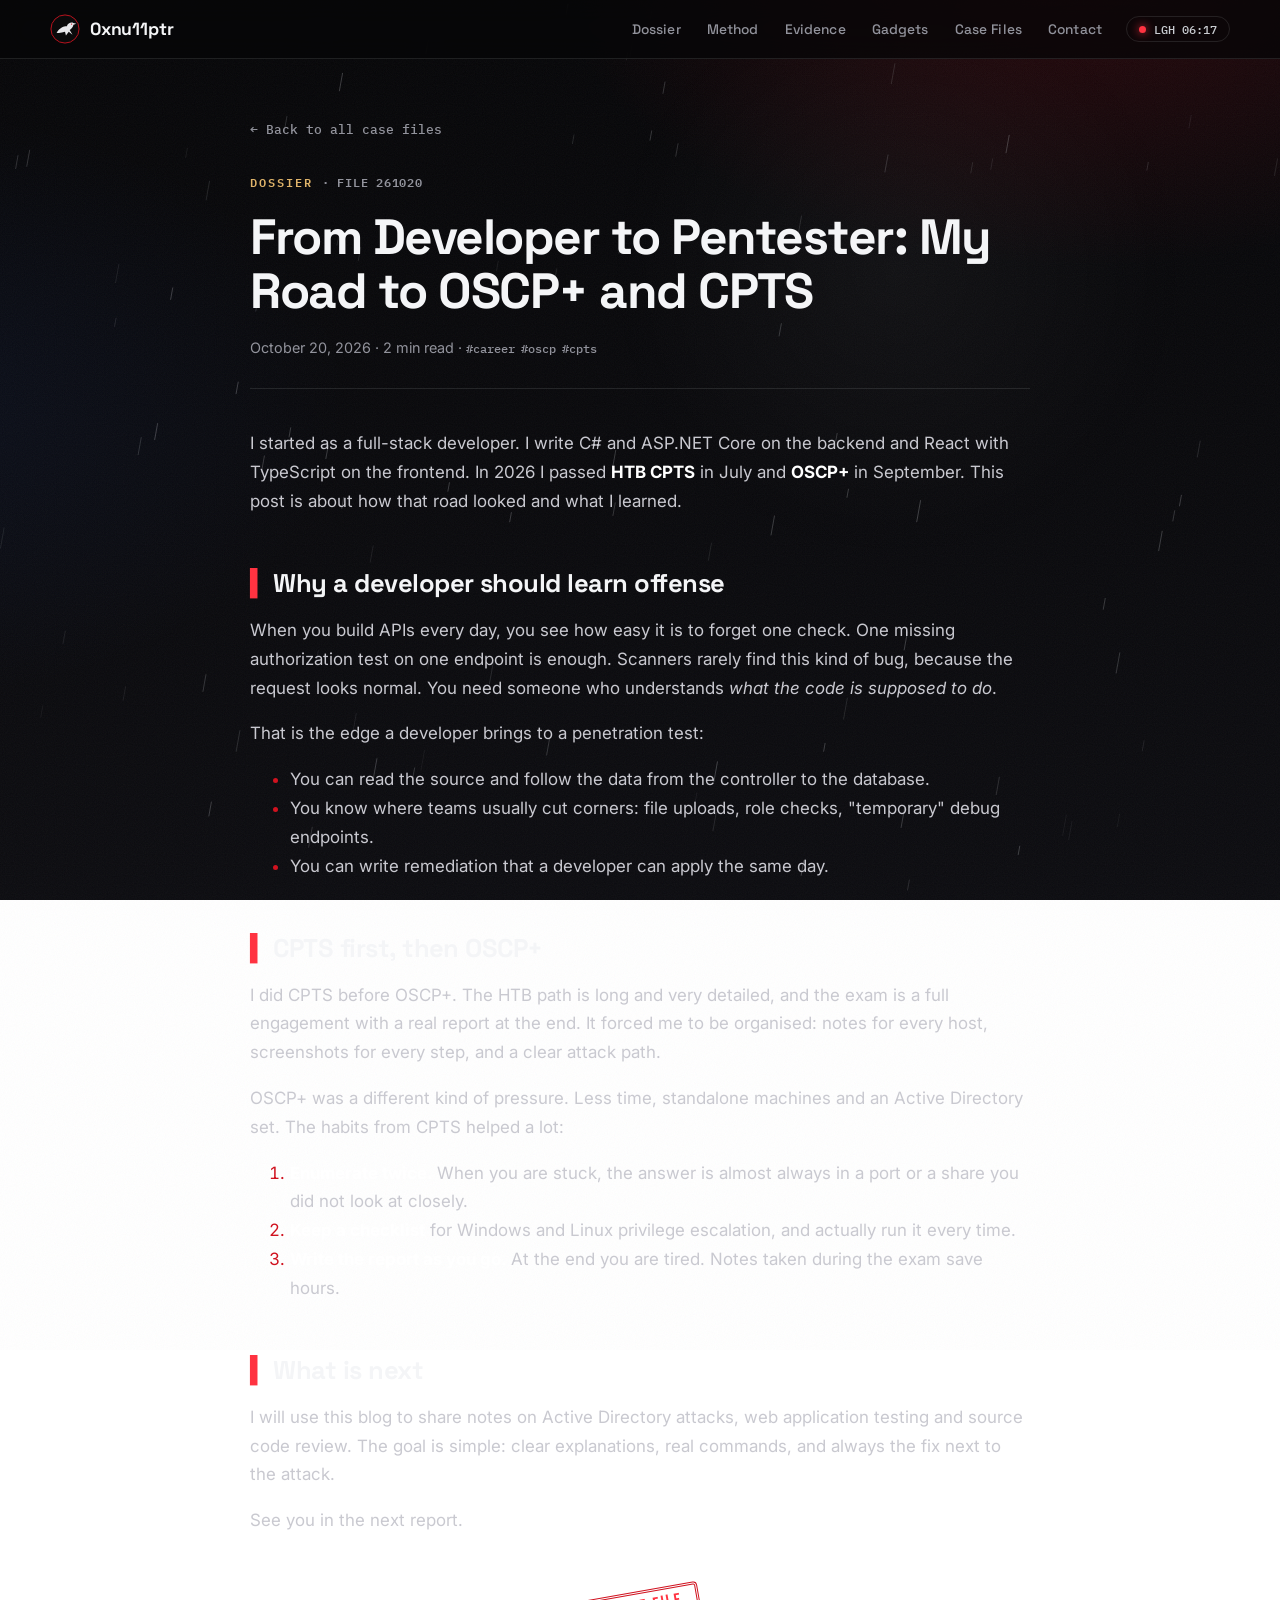
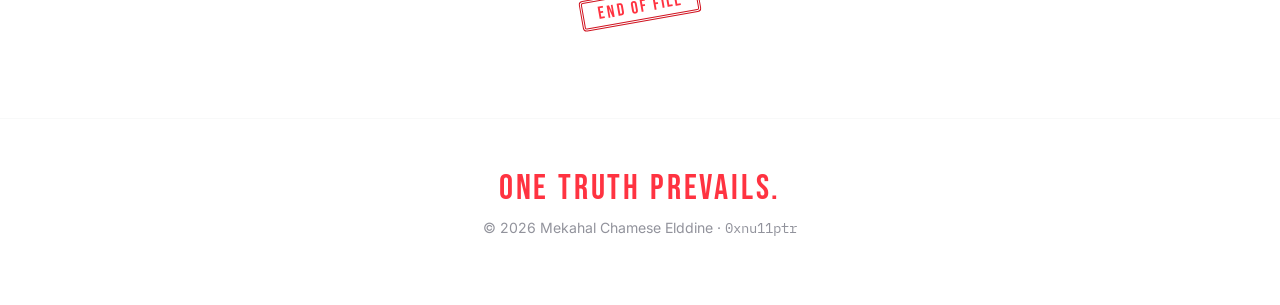
<file: blog/2026/10/from-developer-to-pentester/index.html>
<!doctype html>
<html lang="en">
<head>
  <meta charset="utf-8">
  <meta name="viewport" content="width=device-width, initial-scale=1">
  <meta name="theme-color" content="#050505">
  
  
  <title>From Developer to Pentester: My Road to OSCP+ and CPTS | 0xnu11ptr</title>
  <meta name="description" content="Penetration Tester · OSCP+ · HTB CPTS — profile and blog of 0xnu11ptr.">
  <meta name="author" content="Mekahal Chamese Elddine">
  <link rel="canonical" href="https://0xnu11ptr.github.io/blog/2026/10/from-developer-to-pentester/">
  <meta property="og:title" content="From Developer to Pentester: My Road to OSCP+ and CPTS | 0xnu11ptr">
  <meta property="og:description" content="Penetration Tester · OSCP+ · HTB CPTS — profile and blog of 0xnu11ptr.">
  <meta property="og:url" content="https://0xnu11ptr.github.io/blog/2026/10/from-developer-to-pentester/">
  <meta property="og:site_name" content="0xnu11ptr">
  <meta property="og:type" content="website">
  <meta name="twitter:card" content="summary">
  <link rel="alternate" type="application/atom+xml" title="0xnu11ptr" href="/feed.xml">
  <link rel="icon" href="/assets/img/favicon.svg" type="image/svg+xml">
  <link rel="preconnect" href="https://fonts.googleapis.com">
  <link rel="preconnect" href="https://fonts.gstatic.com" crossorigin>
  <link href="https://fonts.googleapis.com/css2?family=Bebas+Neue&family=Space+Grotesk:wght@500;600;700&family=Inter:wght@400;500;600&family=IBM+Plex+Mono:wght@400;500;600&display=swap" rel="stylesheet">
  <link rel="stylesheet" href="/assets/css/style.css?v=1792956135">
</head>
<body>
  <canvas id="rain" aria-hidden="true"></canvas>
  <div class="grain" aria-hidden="true"></div>
  <div class="torch" aria-hidden="true"></div>

  <header class="nav">
    <a class="brand" href="/">
      <img src="/assets/img/favicon.svg" alt="" width="30" height="30">
      <span>0xnu11ptr</span>
    </a>
    <nav>
      <a href="/#file">Dossier</a>
      <a href="/#method">Method</a>
      <a href="/#evidence">Evidence</a>
      <a href="/#gadgets">Gadgets</a>
      <a href="/blog/">Case Files</a>
      <a href="/#contact">Contact</a>
    </nav>
    <div class="status" title="Local time in Laghouat"><i></i><span id="clock">--:--</span></div>
  </header>

  <main>
    
<article class="post wrap">
  <a class="back" href="/blog/">← Back to all case files</a>
  <header class="post-head">
    <div class="post-type f-dossier">
      Dossier
      <span>· File 261020</span>
    </div>
    <h1>From Developer to Pentester: My Road to OSCP+ and CPTS</h1>
    <p class="post-meta">
      <time datetime="2026-10-20T00:00:00.000Z">October 20, 2026</time>
      · 2 min read
      · <span class="tag">#career</span><span class="tag">#oscp</span><span class="tag">#cpts</span>
    </p>
  </header>
  <div class="prose">
    <p>I started as a full-stack developer. I write C# and ASP.NET Core on the backend and React with TypeScript on the frontend. In 2026 I passed <strong>HTB CPTS</strong> in July and <strong>OSCP+</strong> in September. This post is about how that road looked and what I learned.</p>
<h2>Why a developer should learn offense</h2>
<p>When you build APIs every day, you see how easy it is to forget one check. One missing authorization test on one endpoint is enough. Scanners rarely find this kind of bug, because the request looks normal. You need someone who understands <em>what the code is supposed to do</em>.</p>
<p>That is the edge a developer brings to a penetration test:</p>
<ul>
<li>You can read the source and follow the data from the controller to the database.</li>
<li>You know where teams usually cut corners: file uploads, role checks, &quot;temporary&quot; debug endpoints.</li>
<li>You can write remediation that a developer can apply the same day.</li>
</ul>
<h2>CPTS first, then OSCP+</h2>
<p>I did CPTS before OSCP+. The HTB path is long and very detailed, and the exam is a full engagement with a real report at the end. It forced me to be organised: notes for every host, screenshots for every step, and a clear attack path.</p>
<p>OSCP+ was a different kind of pressure. Less time, standalone machines and an Active Directory set. The habits from CPTS helped a lot:</p>
<ol>
<li><strong>Enumerate twice.</strong> When you are stuck, the answer is almost always in a port or a share you did not look at closely.</li>
<li><strong>Keep a checklist</strong> for Windows and Linux privilege escalation, and actually run it every time.</li>
<li><strong>Write the report as you go.</strong> At the end you are tired. Notes taken during the exam save hours.</li>
</ol>
<h2>What is next</h2>
<p>I will use this blog to share notes on Active Directory attacks, web application testing and source code review. The goal is simple: clear explanations, real commands, and always the fix next to the attack.</p>
<p>See you in the next report.</p>

  </div>
  <div class="post-end"><span class="stamp small-stamp">End of file</span></div>
</article>

  </main>

  <footer class="footer">
    <p class="footer-truth">One truth prevails.</p>
    <p>© 2026 Mekahal Chamese Elddine · <span class="mono">0xnu11ptr</span></p>
  </footer>

  <script src="/assets/js/main.js?v=1792956135" defer></script>
</body>
</html>
</file>
<file: assets/css/style.css>
:root {
  --bg: #060608;
  --bg-2: #0c0c10;
  --panel: rgba(17, 17, 21, .85);
  --line: rgba(201, 204, 209, .13);
  --line-2: rgba(201, 204, 209, .26);
  --silver: #c9ccd1;
  --silver-hi: #f4f5f7;
  --text: #e8e8ec;
  --muted: #92939c;
  --red: #d0121f;
  --red-hi: #ff3341;
  --red-lo: #5a070c;
  --blue: #2f63e0;
  --blue-hi: #6b95ff;
  --paper: #ece5d3;
  --ink: #17140f;
  --radius: 6px;
  --display: "Bebas Neue", "Impact", sans-serif;
  --head: "Space Grotesk", "Inter", system-ui, sans-serif;
  --sans: "Inter", system-ui, -apple-system, Segoe UI, sans-serif;
  --mono: "IBM Plex Mono", ui-monospace, Consolas, monospace;
}

* { box-sizing: border-box; }
html { scroll-behavior: smooth; }
section[id] { scroll-margin-top: 70px; }
body {
  margin: 0;
  background:
    radial-gradient(900px 520px at 85% -5%, rgba(208, 18, 31, .18), transparent 60%),
    radial-gradient(800px 500px at -10% 45%, rgba(47, 99, 224, .08), transparent 60%),
    linear-gradient(180deg, var(--bg) 0%, var(--bg-2) 100%);
  background-attachment: fixed;
  color: var(--text);
  font: 16px/1.7 var(--sans);
  -webkit-font-smoothing: antialiased;
  overflow-x: hidden;
}
::selection { background: var(--red); color: #fff; }
a { color: var(--silver-hi); text-decoration: none; }
a:hover { color: var(--red-hi); }
img { max-width: 100%; }
.mono { font-family: var(--mono); }
.muted { color: var(--muted); }
.muted a { color: var(--red-hi); }
.small { font-size: .8rem; }
.center-text { text-align: center; }

#rain { position: fixed; inset: 0; z-index: -2; pointer-events: none; }
.grain {
  position: fixed; inset: -50%; z-index: -1; pointer-events: none; opacity: .05;
  background-image: url("data:image/svg+xml,%3Csvg xmlns='http://www.w3.org/2000/svg' width='160' height='160'%3E%3Cfilter id='n'%3E%3CfeTurbulence type='fractalNoise' baseFrequency='.9' numOctaves='2' stitchTiles='stitch'/%3E%3C/filter%3E%3Crect width='100%25' height='100%25' filter='url(%23n)'/%3E%3C/svg%3E");
  animation: grain 1.2s steps(6) infinite;
}
@keyframes grain {
  0% { transform: translate(0, 0); } 20% { transform: translate(-3%, 2%); } 40% { transform: translate(2%, -3%); }
  60% { transform: translate(-2%, -1%); } 80% { transform: translate(3%, 3%); } 100% { transform: translate(0, 0); }
}
.torch {
  position: fixed; inset: 0; z-index: -1; pointer-events: none;
  background: radial-gradient(420px circle at var(--mx, 70%) var(--my, 30%), rgba(255, 255, 255, .04), transparent 70%);
}

.wrap { width: min(1180px, 100% - 32px); margin-inline: auto; }

/* nav */
.nav {
  position: sticky; top: 0; z-index: 30;
  display: flex; align-items: center; gap: 24px;
  padding: 14px max(16px, calc((100% - 1180px) / 2));
  background: rgba(6, 6, 8, .74);
  backdrop-filter: blur(12px);
  border-bottom: 1px solid var(--line);
}
.brand { display: flex; align-items: center; gap: 10px; font: 700 1.1rem var(--head); color: var(--silver-hi); letter-spacing: -.01em; }
.brand:hover { color: var(--silver-hi); }
.nav nav { display: flex; gap: 26px; margin-left: auto; }
.nav nav a {
  position: relative; color: var(--muted);
  font: 500 .86rem var(--head); letter-spacing: .01em;
}
.nav nav a::after {
  content: ""; position: absolute; left: 0; right: 100%; bottom: -6px; height: 2px; background: var(--red);
  transition: right .3s;
}
.nav nav a:hover { color: var(--silver-hi); }
.nav nav a:hover::after { right: 0; }
.status {
  display: flex; align-items: center; gap: 8px;
  font: 500 .78rem var(--mono); color: var(--silver);
  border: 1px solid var(--line); padding: 4px 12px; border-radius: 999px;
}
.status i { width: 7px; height: 7px; border-radius: 50%; background: var(--red-hi); box-shadow: 0 0 10px var(--red-hi); animation: blink 1.6s infinite; }
@keyframes blink { 50% { opacity: .2; } }

/* buttons */
.btn {
  display: inline-flex; align-items: center; gap: 8px;
  padding: 13px 24px; border-radius: 999px;
  font: 600 .9rem var(--head); letter-spacing: .01em;
  transition: transform .2s, box-shadow .2s, background .2s, color .2s, border-color .2s;
}
.btn:hover { transform: translateY(-2px); }
.btn-red {
  color: #fff; background: linear-gradient(180deg, #e3202d, var(--red) 60%, #a00c17);
  box-shadow: 0 8px 28px rgba(208, 18, 31, .35), inset 0 1px 0 rgba(255,255,255,.25);
}
.btn-red:hover { color: #fff; box-shadow: 0 12px 40px rgba(255, 51, 65, .45); }
.btn-ghost { color: var(--silver-hi); border: 1px solid var(--line-2); background: rgba(255,255,255,.02); }
.btn-ghost:hover { color: #fff; border-color: var(--silver); background: rgba(255,255,255,.06); }

/* hero */
.hero { position: relative; overflow: hidden; }
.hero-inner {
  position: relative; z-index: 2;
  display: grid; grid-template-columns: 1.1fr .9fr; gap: 56px; align-items: center;
  min-height: calc(100vh - 66px); padding-block: 56px;
}
.clues {
  position: absolute; inset: 0; z-index: 1; pointer-events: none;
  -webkit-mask-image: radial-gradient(circle 104px at var(--lx, -999px) var(--ly, -999px), #000 97%, transparent 100%);
  mask-image: radial-gradient(circle 104px at var(--lx, -999px) var(--ly, -999px), #000 97%, transparent 100%);
  background: radial-gradient(circle 104px at var(--lx, -999px) var(--ly, -999px), rgba(47, 99, 224, .16), transparent 100%);
}
.clues span {
  position: absolute; white-space: nowrap;
  font: 600 1rem var(--mono); color: var(--red-hi);
  text-shadow: 0 0 12px rgba(255, 51, 65, .6);
}
.clues span:nth-child(3n) { color: var(--blue-hi); text-shadow: 0 0 12px rgba(107, 149, 255, .6); }
.clues span:nth-child(3n+1) { font-size: 1.2rem; }
.lens {
  position: absolute; z-index: 3; left: var(--lx, -999px); top: var(--ly, -999px);
  width: 220px; height: 220px; margin: -110px 0 0 -110px; border-radius: 50%;
  pointer-events: none; opacity: 0; transition: opacity .3s;
  border: 9px solid #b8bcc4;
  box-shadow:
    inset 0 0 0 2px rgba(0,0,0,.5),
    inset 18px 18px 40px rgba(255,255,255,.12),
    0 0 0 2px #50545c,
    0 18px 40px rgba(0,0,0,.6);
  background: radial-gradient(circle at 32% 28%, rgba(255,255,255,.18), transparent 38%);
}
.lens::after {
  content: ""; position: absolute; left: 172px; top: 172px; width: 26px; height: 120px;
  border-radius: 10px;
  background: linear-gradient(90deg, #3a2014, #6e3e25 45%, #2a160d);
  transform: rotate(-45deg); transform-origin: top center;
  box-shadow: 0 8px 20px rgba(0,0,0,.5);
}
.hero.lens-on .lens { opacity: 1; }
.kicker { display: flex; align-items: center; gap: 10px; margin: 0; font: 500 .8rem var(--mono); color: var(--muted); letter-spacing: .08em; text-transform: uppercase; }
.kicker .dot { width: 8px; height: 8px; background: var(--red-hi); border-radius: 50%; box-shadow: 0 0 12px var(--red-hi); }
.codename { margin: 22px 0 0; font: 500 .82rem var(--mono); color: var(--muted); letter-spacing: .24em; text-transform: uppercase; }
.codename b { color: var(--red-hi); font-weight: 600; letter-spacing: .1em; }
.hero-title {
  margin: .05em 0 .15em;
  font: 400 clamp(3.6rem, 9vw, 7.4rem)/.86 var(--display);
  letter-spacing: .01em; color: var(--silver-hi);
  text-shadow: 0 10px 40px rgba(0,0,0,.6);
}
.hero-title span {
  display: block; font-size: .72em; color: transparent;
  -webkit-text-stroke: 1.5px var(--silver);
}
.hero-title.small { font-size: clamp(2.8rem, 7vw, 4.6rem); margin-top: .5em; }
.hero-role { margin: 0; font: 600 .95rem var(--head); letter-spacing: .04em; color: var(--text); text-transform: uppercase; display: flex; align-items: center; flex-wrap: wrap; gap: 4px 14px; }
.hero-role i { width: 18px; height: 2px; background: var(--red); display: inline-block; }
.truth {
  display: inline-flex; align-items: center; gap: 14px; margin: 26px 0 0;
  font: 400 1.9rem/1 var(--display); letter-spacing: .06em; color: var(--red-hi);
}
.truth::before { content: ""; width: 42px; height: 2px; background: var(--red-hi); }
.hero-lead { color: var(--muted); font-size: 1.08rem; max-width: 54ch; margin-top: 18px; }
.hero-cta { display: flex; flex-wrap: wrap; gap: 12px; margin-top: 30px; }
.hero-stats { list-style: none; padding: 0; margin: 38px 0 0; display: flex; flex-wrap: wrap; border: 1px solid var(--line); border-radius: var(--radius); width: fit-content; max-width: 100%; background: rgba(0,0,0,.35); }
.hero-stats li { padding: 14px 22px; display: flex; flex-direction: column; min-width: 130px; }
.hero-stats li + li { border-left: 1px solid var(--line); }
.hero-stats b { font: 400 1.7rem/1.1 var(--display); letter-spacing: .03em; color: var(--silver-hi); }
.hero-stats span { font: 400 .74rem var(--mono); color: var(--muted); }
.hint { margin: 18px 0 0; font: 400 .76rem var(--mono); color: var(--blue-hi); opacity: .8; }
@media (hover: none) { .hint, .lens { display: none; } }

/* dossier */
.hero-file-wrap { display: flex; justify-content: center; perspective: 1400px; }
.dossier {
  position: relative; width: min(410px, 100%);
  padding: 22px 22px 18px;
  background:
    linear-gradient(135deg, rgba(255,255,255,.5), transparent 40%),
    repeating-linear-gradient(0deg, rgba(0,0,0,.022) 0 2px, transparent 2px 4px),
    var(--paper);
  color: var(--ink);
  border-radius: 3px;
  box-shadow: 0 40px 80px rgba(0,0,0,.7), 0 0 0 1px rgba(0,0,0,.4), 0 0 120px rgba(208, 18, 31, .18);
  transform-style: preserve-3d;
  transition: transform .15s ease-out;
}
.dossier::before {
  content: ""; position: absolute; inset: 8px -8px -8px 8px; z-index: -1;
  background: #b9ae92; border-radius: 3px; box-shadow: 0 20px 40px rgba(0,0,0,.5);
}
.dossier-tab {
  position: absolute; top: -26px; left: 24px; padding: 4px 18px 6px;
  background: var(--paper); border-radius: 5px 5px 0 0;
  font: 600 .72rem var(--mono); letter-spacing: .14em; text-transform: uppercase;
}
.clip {
  position: absolute; top: -14px; right: 52px; width: 18px; height: 58px; z-index: 3;
  border: 3px solid #9ea2a8; border-radius: 9px; border-bottom-color: #7b7f85;
  box-shadow: 1px 2px 3px rgba(0,0,0,.4);
}
.tag-evidence {
  position: absolute; z-index: 4; left: -34px; top: 150px;
  padding: 8px 12px 8px 20px; border-radius: 3px 8px 8px 3px;
  background: #f5d34a; color: #241c00;
  font: 600 .62rem/1.2 var(--mono); letter-spacing: .12em; text-transform: uppercase;
  transform: rotate(8deg); box-shadow: 0 6px 14px rgba(0,0,0,.4);
}
.tag-evidence b { font: 400 1.3rem var(--display); letter-spacing: .05em; }
.tag-evidence::before {
  content: ""; position: absolute; left: 7px; top: 50%; width: 7px; height: 7px; margin-top: -4px;
  border-radius: 50%; background: var(--paper); box-shadow: inset 0 0 0 1px rgba(0,0,0,.4);
}
.dossier-photo {
  position: relative; aspect-ratio: 200 / 240; width: 60%;
  border: 6px solid #f6f2e7; box-shadow: 0 6px 14px rgba(0,0,0,.35);
  transform: rotate(-2.5deg); background: #000;
}
.dossier-photo svg { width: 100%; height: 100%; display: block; }
.photo-label {
  position: absolute; left: 0; right: 0; bottom: -24px;
  font: 500 .62rem var(--mono); color: #5a5444; text-align: center; letter-spacing: .04em;
}
.ember { animation: ember 2.4s ease-in-out infinite; }
@keyframes ember { 50% { fill: #ffb27a; } }
.smoke { animation: smoke 5s ease-in-out infinite; }
@keyframes smoke { 50% { transform: translateX(3px); opacity: .2; } }
.dossier-fields {
  position: absolute; top: 34px; right: 22px; width: 34%; margin: 0;
  display: grid; gap: 8px;
}
.dossier-fields dt { font: 600 .56rem var(--mono); text-transform: uppercase; letter-spacing: .12em; color: #6e6754; }
.dossier-fields dd { margin: 0; font: 600 .8rem/1.25 var(--head); border-bottom: 1px dotted rgba(0,0,0,.35); padding-bottom: 3px; }
.dossier-fields dd.mono { font: 600 .76rem var(--mono); }
.dossier-fields dd.active { color: #a50f19; }
.dossier-note { margin: 40px 0 10px; font: 500 .86rem/1.55 var(--sans); color: #2a251c; }
.stamp {
  display: inline-block; padding: 2px 14px;
  font: 400 1.5rem/1.2 var(--display); letter-spacing: .12em; text-transform: uppercase;
  color: #b3121d; border: 3px double #b3121d; border-radius: 4px;
  transform: rotate(-10deg);
}
.dossier .stamp {
  position: absolute; z-index: 2; left: 22%; top: 214px;
  background: rgba(236, 229, 211, .8); box-shadow: 0 2px 6px rgba(0,0,0,.25);
}
.small-stamp { font-size: 1.1rem; color: var(--red-hi); border-color: var(--red); }
.page-top .stamp { color: var(--red-hi); border-color: var(--red); font-size: 2rem; }
.dossier-code { font-size: .62rem; color: #6e6754; border-top: 1px solid rgba(0,0,0,.2); padding-top: 8px; letter-spacing: .1em; }

/* ticker */
.ticker { position: relative; z-index: 2; border-block: 1px solid var(--line); overflow: hidden; background: rgba(0,0,0,.55); }
.ticker-track { display: flex; width: max-content; animation: ticker 40s linear infinite; }
.ticker span { padding: 12px 28px; font: 400 1.25rem var(--display); letter-spacing: .14em; color: var(--muted); white-space: nowrap; }
.ticker span::before { content: "✦"; color: var(--red); margin-right: 28px; font-size: .8rem; vertical-align: middle; }
@keyframes ticker { to { transform: translateX(-50%); } }

/* sections */
.section { padding-block: 104px; }
.page-top { padding-top: 64px; min-height: 70vh; }
.section-head { position: relative; margin-bottom: 48px; }
.section-head[data-num]::before {
  content: attr(data-num); position: absolute; right: 0; top: -.32em; z-index: -1;
  font: 400 clamp(7rem, 16vw, 12rem)/1 var(--display);
  color: transparent; -webkit-text-stroke: 1px rgba(255, 255, 255, .09);
  pointer-events: none;
}
.section-head.row { display: flex; align-items: flex-end; justify-content: space-between; gap: 16px; flex-wrap: wrap; }
.eyebrow {
  display: inline-flex; align-items: center; gap: 12px;
  font: 600 .76rem var(--mono); letter-spacing: .18em; text-transform: uppercase; color: var(--red-hi);
}
.eyebrow::before { content: ""; width: 28px; height: 2px; background: var(--red); }
.section-head h2 {
  margin: .45em 0 0; max-width: 24ch;
  font: 700 clamp(1.9rem, 3.8vw, 2.9rem)/1.1 var(--head); letter-spacing: -.025em; color: var(--silver-hi);
}
.section-head .muted { max-width: 70ch; margin-top: 14px; }

.about-grid { display: grid; grid-template-columns: 1.2fr 1fr; gap: 56px; }
.about-copy p { color: var(--muted); font-size: 1.04rem; margin-top: 0; }
.about-copy .lead-in { font: 500 1.3rem/1.5 var(--head); color: var(--text); letter-spacing: -.01em; }
.about-copy b { color: var(--text); font-weight: 600; }
.redact {
  background: var(--text); color: transparent; padding: 0 4px; cursor: help; border-radius: 2px;
  transition: background .4s, color .4s;
}
.redact:hover, .redact:focus { background: transparent; color: var(--red-hi); outline: none; }
.traits { list-style: none; margin: 0; padding: 0; display: grid; border-top: 1px solid var(--line); }
.traits li { display: flex; gap: 22px; align-items: flex-start; padding: 20px 4px; border-bottom: 1px solid var(--line); transition: background .3s, padding .3s; }
.traits li:hover { background: linear-gradient(90deg, rgba(208,18,31,.08), transparent); padding-left: 14px; }
.traits .num { flex: none; width: 34px; font: 400 1.6rem/1 var(--display); color: var(--red-hi); }
.traits b { font: 700 1.08rem var(--head); color: var(--silver-hi); }
.traits p { margin: 2px 0 0; color: var(--muted); font-size: .93rem; }

/* evidence board */
.board {
  position: relative;
  display: grid; grid-template-columns: repeat(3, 1fr); gap: 56px 48px;
  padding: 56px 48px 64px;
  border-radius: 6px;
  background:
    radial-gradient(circle at 20% 30%, rgba(255,255,255,.04), transparent 40%),
    radial-gradient(circle at 80% 70%, rgba(0,0,0,.25), transparent 50%),
    repeating-radial-gradient(circle at 30% 40%, rgba(0,0,0,.08) 0 2px, transparent 2px 5px),
    #2a1d13;
  border: 12px solid #1a120b;
  box-shadow: inset 0 0 60px rgba(0,0,0,.7), 0 30px 60px rgba(0,0,0,.5), 0 0 0 1px rgba(255,255,255,.05);
}
.strings { position: absolute; inset: 0; width: 100%; height: 100%; z-index: 1; pointer-events: none; overflow: visible; }
.strings path { fill: none; stroke: #d81b2a; stroke-width: 2.2; filter: drop-shadow(0 3px 2px rgba(0,0,0,.6)); }
.note {
  position: relative; z-index: 2;
  padding: 28px 22px 22px; background: #f3ecd9; color: var(--ink);
  transform: rotate(var(--r, 0deg));
  box-shadow: 0 14px 28px rgba(0,0,0,.5), 0 2px 0 rgba(0,0,0,.15);
  transition: transform .3s, box-shadow .3s;
}
.note:nth-child(odd) { background: #f6f0e0; }
.note:hover { transform: rotate(0deg) translateY(-6px) scale(1.03); box-shadow: 0 24px 40px rgba(0,0,0,.6); z-index: 3; }
.pin {
  position: absolute; top: -9px; left: 50%; width: 20px; height: 20px; margin-left: -10px; border-radius: 50%;
  background: radial-gradient(circle at 35% 30%, #ff7a83, #c3101d 60%, #6a050b);
  box-shadow: 0 4px 6px rgba(0,0,0,.5);
}
.note em { font: 600 .66rem var(--mono); font-style: normal; letter-spacing: .16em; text-transform: uppercase; color: #9c1520; }
.note h3 { margin: 4px 0 6px; font: 400 1.9rem/1 var(--display); letter-spacing: .03em; }
.note p { margin: 0; font-size: .9rem; color: #3b352a; }
.note.closed { background: #fff6d6; }
.note .stamp { position: absolute; right: 10px; bottom: -14px; font-size: 1.15rem; background: rgba(255, 246, 214, .9); }

/* evidence cards */
.card-row { display: grid; grid-template-columns: repeat(3, 1fr); gap: 24px; perspective: 1200px; }
.badge-card {
  --hx: 50%; --hy: 50%;
  position: relative; overflow: hidden; padding: 26px;
  background:
    radial-gradient(400px circle at var(--hx) var(--hy), rgba(255,255,255,.08), transparent 50%),
    linear-gradient(160deg, #1b1b20, #0a0a0d);
  border: 1px solid var(--line-2); border-radius: 10px;
  box-shadow: 0 24px 50px rgba(0,0,0,.5);
  transform-style: preserve-3d; transition: transform .15s ease-out, border-color .3s;
}
.badge-card:hover { border-color: rgba(255, 51, 65, .55); }
.badge-card::before {
  content: ""; position: absolute; left: 0; top: 0; bottom: 0; width: 3px; background: linear-gradient(var(--red-hi), var(--red-lo));
}
.badge-card.dim::before { background: linear-gradient(var(--blue-hi), #1b2f6b); }
.bc-top { display: flex; justify-content: space-between; align-items: center; }
.bc-level { font: 600 .72rem var(--mono); letter-spacing: .16em; text-transform: uppercase; color: var(--muted); }
.seal {
  font: 400 1rem/1.2 var(--display); letter-spacing: .12em; text-transform: uppercase;
  color: var(--red-hi); border: 2px solid var(--red); padding: 0 8px; border-radius: 3px; transform: rotate(-6deg);
}
.seal.grey { color: var(--blue-hi); border-color: var(--blue); }
.bc-mark {
  margin: 24px 0 14px; font: 400 4.6rem/1 var(--display); letter-spacing: .02em;
  background: linear-gradient(180deg, #fff, var(--silver) 50%, #5a5c62);
  -webkit-background-clip: text; background-clip: text; color: transparent;
}
.bc-mark sup { font-size: .5em; color: var(--red-hi); -webkit-text-fill-color: var(--red-hi); }
.badge-card h3 { margin: 0 0 8px; font: 600 1.02rem var(--head); color: var(--silver-hi); }
.badge-card p { margin: 0; color: var(--muted); font-size: .92rem; }
.bc-foot { display: flex; justify-content: space-between; margin-top: 24px; padding-top: 14px; border-top: 1px dashed var(--line-2); font: 500 .76rem var(--mono); color: var(--silver); }

/* gadgets */
.st-grid { display: grid; grid-template-columns: repeat(3, 1fr); gap: 1px; background: var(--line); border: 1px solid var(--line); border-radius: 10px; overflow: hidden; }
.st-card { position: relative; padding: 28px; background: var(--bg); transition: background .3s; }
.st-card::after { content: ""; position: absolute; left: 0; top: 0; height: 2px; width: 0; background: var(--red); transition: width .4s; }
.st-card:hover { background: #0f0f13; }
.st-card:hover::after { width: 100%; }
.st-card header { display: flex; justify-content: space-between; align-items: baseline; gap: 10px; flex-wrap: wrap; margin-bottom: 12px; }
.st-card h3 { margin: 0; font: 700 1.15rem var(--head); color: var(--silver-hi); letter-spacing: -.01em; }
.st-icon { font: 600 .66rem var(--mono); letter-spacing: .14em; text-transform: uppercase; color: var(--blue-hi); }
.st-card p { margin: 0; color: var(--muted); font-size: .93rem; }
.chips { list-style: none; padding: 0; margin: 0; display: flex; flex-wrap: wrap; gap: 8px; }
.chips li { font: 500 .78rem var(--mono); padding: 4px 11px; border: 1px solid var(--line-2); border-radius: 999px; color: var(--silver); transition: border-color .2s, color .2s; }
.chips li:hover { border-color: var(--red); color: #fff; }

/* timeline */
.timeline { list-style: none; margin: 0; padding: 0; position: relative; }
.timeline::before { content: ""; position: absolute; left: 190px; top: 8px; bottom: 8px; width: 2px; background: linear-gradient(var(--red), transparent); }
.timeline > li { display: grid; grid-template-columns: 190px 1fr; gap: 44px; padding-bottom: 40px; position: relative; }
.timeline > li::before {
  content: ""; position: absolute; left: 186px; top: 8px; width: 10px; height: 10px; border-radius: 50%;
  background: var(--red-hi); box-shadow: 0 0 0 4px rgba(208,18,31,.2), 0 0 16px var(--red-hi);
}
.tl-when { font: 500 .82rem var(--mono); color: var(--silver); padding-top: 2px; }
.tl-body { padding: 24px 26px; border: 1px solid var(--line); background: var(--panel); border-radius: 10px; }
.tl-body h3 { margin: 0; font: 700 1.2rem var(--head); color: var(--silver-hi); letter-spacing: -.01em; }
.tl-body h3 span { display: block; font: 400 .86rem var(--sans); color: var(--muted); margin-top: 4px; letter-spacing: 0; }
.tl-body ul { margin: 14px 0 0; padding-left: 18px; color: var(--muted); }
.tl-body ul li::marker { color: var(--red); }

/* posts */
.post-grid { display: grid; grid-template-columns: repeat(auto-fill, minmax(300px, 1fr)); gap: 20px; }
.post-card {
  position: relative; display: flex; flex-direction: column; gap: 12px; padding: 26px; border-radius: 10px;
  color: var(--text); background: var(--panel); border: 1px solid var(--line); overflow: hidden;
  transition: transform .25s, border-color .25s, box-shadow .25s;
}
.post-card::before { content: ""; position: absolute; left: 0; top: 0; right: 0; height: 3px; background: var(--red); transform: scaleX(.12); transform-origin: left; transition: transform .4s; }
.post-card.f-intel::before { background: var(--blue); }
.post-card.f-dossier::before { background: #c79a4f; }
.post-card:hover { color: var(--text); transform: translateY(-4px); border-color: var(--line-2); box-shadow: 0 22px 44px rgba(0,0,0,.55); }
.post-card:hover::before { transform: scaleX(1); }
.pc-type { display: flex; justify-content: space-between; font: 500 .72rem var(--mono); letter-spacing: .14em; text-transform: uppercase; }
.pc-type b { font-weight: 600; color: var(--red-hi); }
.post-card.f-intel .pc-type b { color: var(--blue-hi); }
.post-card.f-dossier .pc-type b { color: #e0b46a; }
.pc-type span { color: var(--muted); letter-spacing: .02em; }
.post-card h3 { margin: 0; font: 700 1.25rem/1.25 var(--head); letter-spacing: -.015em; color: var(--silver-hi); }
.post-card p { margin: 0; color: var(--muted); font-size: .93rem; }
.pc-foot { display: flex; justify-content: space-between; align-items: center; gap: 10px; margin-top: auto; padding-top: 8px; }
.pc-tags { display: flex; gap: 8px; flex-wrap: wrap; }
.pc-tags span, .tag { font: 500 .74rem var(--mono); color: var(--muted); }
.pc-open { font: 600 .8rem var(--head); color: var(--silver); white-space: nowrap; }
.post-card:hover .pc-open { color: var(--red-hi); }
.tag { margin-right: 6px; }

/* single post */
.post { max-width: 780px; padding-block: 56px 96px; }
.back { font: 500 .8rem var(--mono); color: var(--muted); }
.post-head { margin: 30px 0 40px; padding-bottom: 28px; border-bottom: 1px solid var(--line); }
.post-type { font: 600 .78rem var(--mono); letter-spacing: .16em; text-transform: uppercase; color: var(--red-hi); }
.post-type span { color: var(--muted); letter-spacing: .06em; }
.post-type.f-intel { color: var(--blue-hi); }
.post-type.f-dossier { color: #e0b46a; }
.post-head h1 { margin: .35em 0; font: 700 clamp(2rem, 4.6vw, 3.1rem)/1.1 var(--head); letter-spacing: -.03em; color: var(--silver-hi); }
.post-meta { color: var(--muted); font-size: .9rem; margin: 0; }
.prose { font-size: 1.06rem; }
.prose h2 { font: 700 1.6rem var(--head); letter-spacing: -.02em; color: var(--silver-hi); margin: 2em 0 .6em; }
.prose h2::before { content: "▍"; color: var(--red-hi); margin-right: 4px; }
.prose h3 { font: 700 1.25rem var(--head); margin: 1.6em 0 .5em; }
.prose p, .prose li { color: #c9c9d0; }
.prose li::marker { color: var(--red); }
.prose strong { color: #fff; }
.prose a { color: var(--red-hi); border-bottom: 1px solid rgba(255,51,65,.4); }
.prose blockquote { margin: 1.6em 0; padding: 14px 20px; border-left: 3px solid var(--blue); background: rgba(47,99,224,.1); border-radius: 0 8px 8px 0; }
.prose blockquote p { margin: 0; color: #d9e2ff; }
.prose code { font: .86em var(--mono); background: rgba(255,255,255,.07); padding: .15em .4em; border-radius: 4px; color: #f1f1f4; }
.prose pre, .prose .highlight {
  background: #000 !important; border: 1px solid var(--line-2); border-radius: 10px;
  padding: 18px 20px; overflow-x: auto; font-size: .88rem;
}
.prose pre code { background: none; padding: 0; color: #e3e3e8; }
.prose .highlight pre { padding: 0; border: 0; margin: 0; }
.prose .token.comment { color: #6d6e76; font-style: italic; }
.prose .token.string { color: #ff8a8a; }
.prose .token.function, .prose .token.keyword, .prose .token.builtin { color: #ffffff; font-weight: 600; }
.prose .token.number, .prose .token.operator, .prose .token.parameter, .prose .token.variable { color: #9fb8ff; }
.prose img { border-radius: 10px; border: 1px solid var(--line); }
.prose table { width: 100%; border-collapse: collapse; }
.prose th, .prose td { border: 1px solid var(--line); padding: 8px 12px; text-align: left; }
.post-end { margin-top: 56px; text-align: center; }

/* contact */
.contact-box {
  display: grid; grid-template-columns: .9fr 1.1fr; gap: 48px; align-items: center;
  padding: 48px; border: 1px solid var(--line-2); border-radius: 14px;
  background:
    radial-gradient(600px 300px at 100% 0%, rgba(208,18,31,.18), transparent 70%),
    radial-gradient(500px 300px at 0% 100%, rgba(47,99,224,.12), transparent 70%),
    var(--panel);
}
.terminal { padding: 22px; background: #000; border: 1px solid var(--line); border-radius: 10px; font-size: .86rem; color: var(--silver); }
.terminal p { margin: 0 0 6px; }
.terminal .p { color: var(--red-hi); }
.terminal .ok { color: #7ee2a8; }
.caret { animation: blink 1s steps(1) infinite; color: var(--red-hi); }
.contact-copy h2 { margin: .3em 0 .2em; font: 400 clamp(3rem, 6vw, 4.6rem)/.95 var(--display); letter-spacing: .02em; color: var(--silver-hi); }
.contact-copy p { color: var(--muted); max-width: 52ch; margin: 0; }

.footer { text-align: center; padding: 48px 16px 60px; border-top: 1px solid var(--line); color: var(--muted); font-size: .88rem; }
.footer p { margin: 4px 0; }
.footer-truth { font: 400 2.2rem/1 var(--display); letter-spacing: .08em; color: var(--red-hi); margin-bottom: 10px !important; }

/* reveal */
.reveal { opacity: 0; transform: translateY(26px); transition: opacity .8s ease, transform .8s ease; }
.reveal.in { opacity: 1; transform: none; }
.note.reveal.in { transform: rotate(var(--r, 0deg)); }

@media (max-width: 960px) {
  .hero-inner { grid-template-columns: 1fr; min-height: 0; gap: 72px; }
  .hero-file-wrap { padding-top: 20px; }
  .about-grid, .contact-box { grid-template-columns: 1fr; }
  .card-row { grid-template-columns: 1fr; }
  .st-grid { grid-template-columns: 1fr 1fr; }
  .board { grid-template-columns: 1fr 1fr; padding: 48px 28px; }
  .contact-box { padding: 28px; }
}
@media (max-width: 720px) {
  .nav { gap: 12px; flex-wrap: wrap; }
  .nav nav { order: 3; width: 100%; margin: 0; gap: 18px; overflow-x: auto; padding-bottom: 6px; }
  .status { margin-left: auto; }
  .st-grid { grid-template-columns: 1fr; }
  .board { grid-template-columns: 1fr; gap: 44px; border-width: 8px; padding: 40px 20px; }
  .section { padding-block: 72px; }
  .hero-stats li { min-width: 0; flex: 1; padding: 12px 14px; }
  .tag-evidence { left: auto; right: -8px; top: 90px; }
  .dossier-fields { position: static; width: 100%; margin-top: 40px; grid-template-columns: 1fr 1fr; }
  .dossier-photo { width: 70%; }
  .dossier-note { margin-top: 18px; }
  .dossier .stamp { left: auto; right: 14px; top: 46px; }
  .timeline::before { left: 4px; }
  .timeline > li { grid-template-columns: 1fr; gap: 8px; padding-left: 28px; }
  .timeline > li::before { left: 0; }
  .post-grid { grid-template-columns: 1fr; }
}
@media (prefers-reduced-motion: reduce) {
  * { animation: none !important; transition: none !important; }
  .reveal { opacity: 1; transform: none; }
}
</file>
